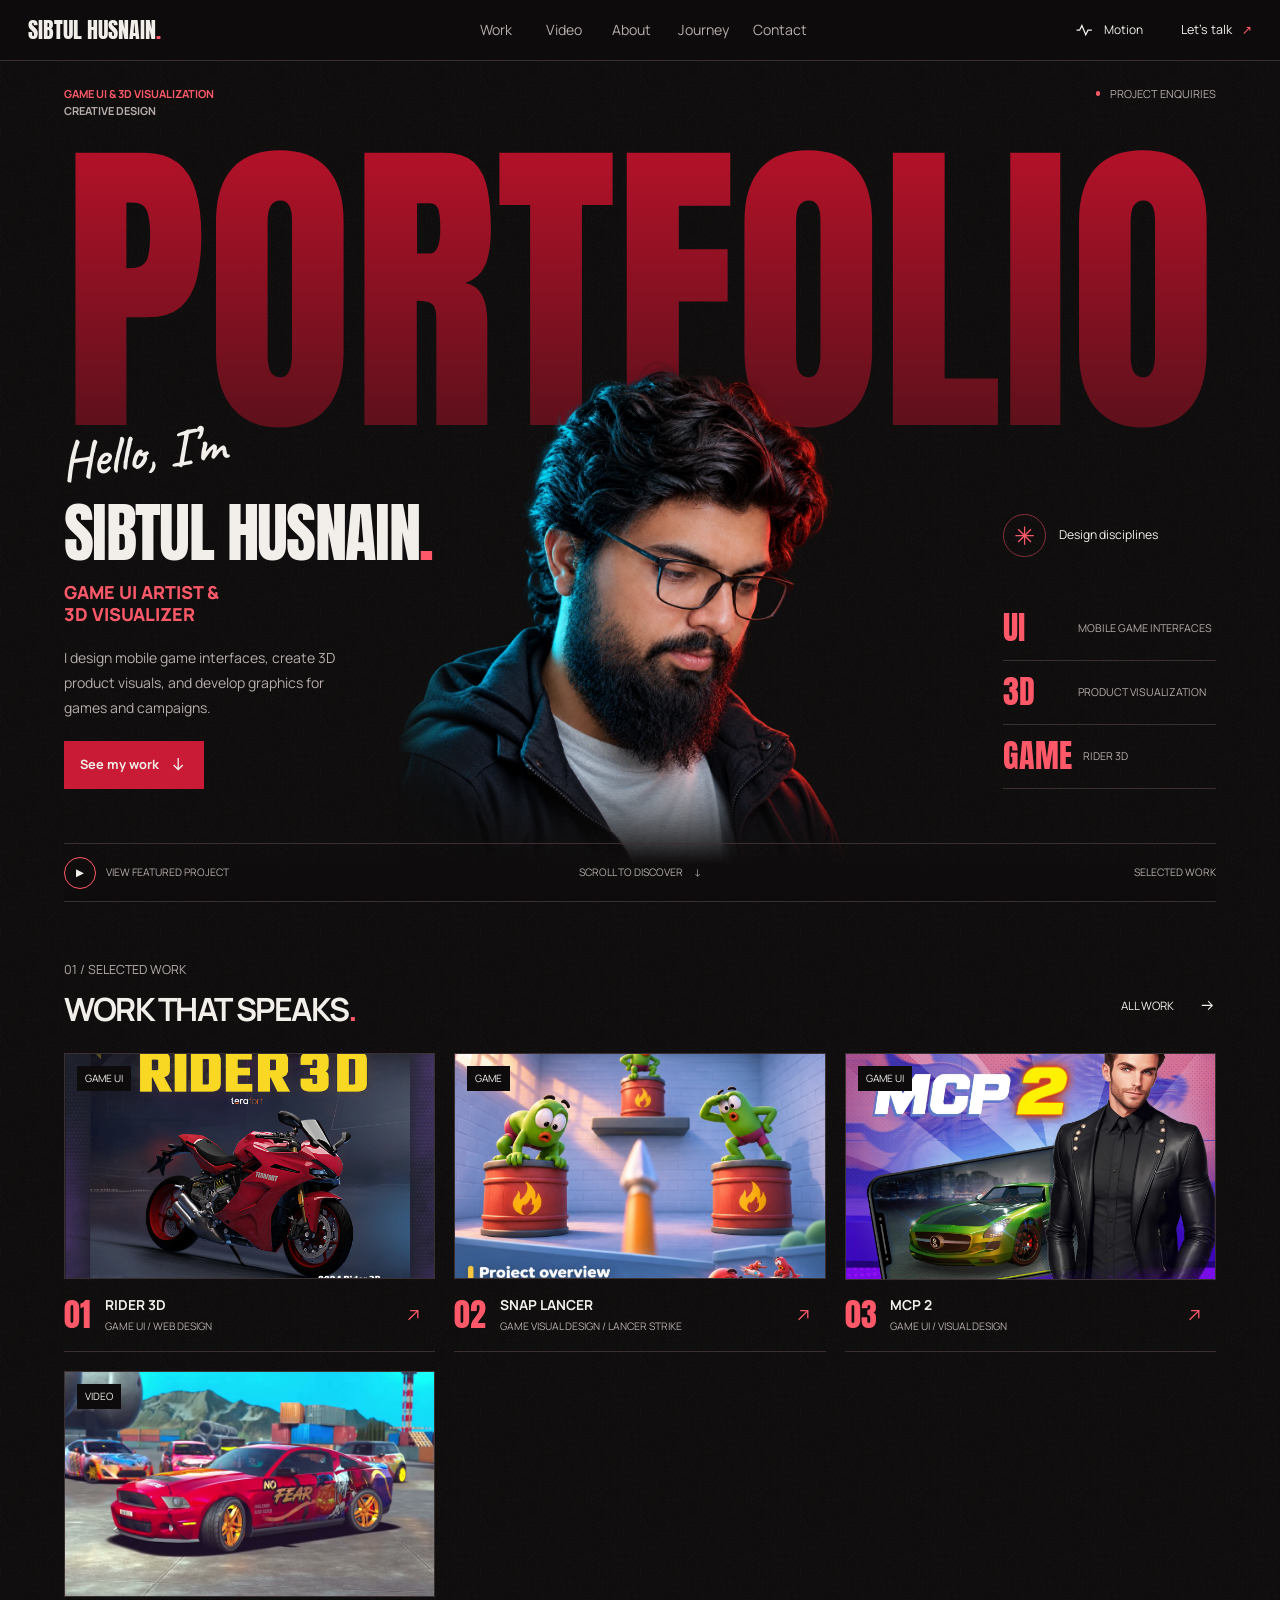
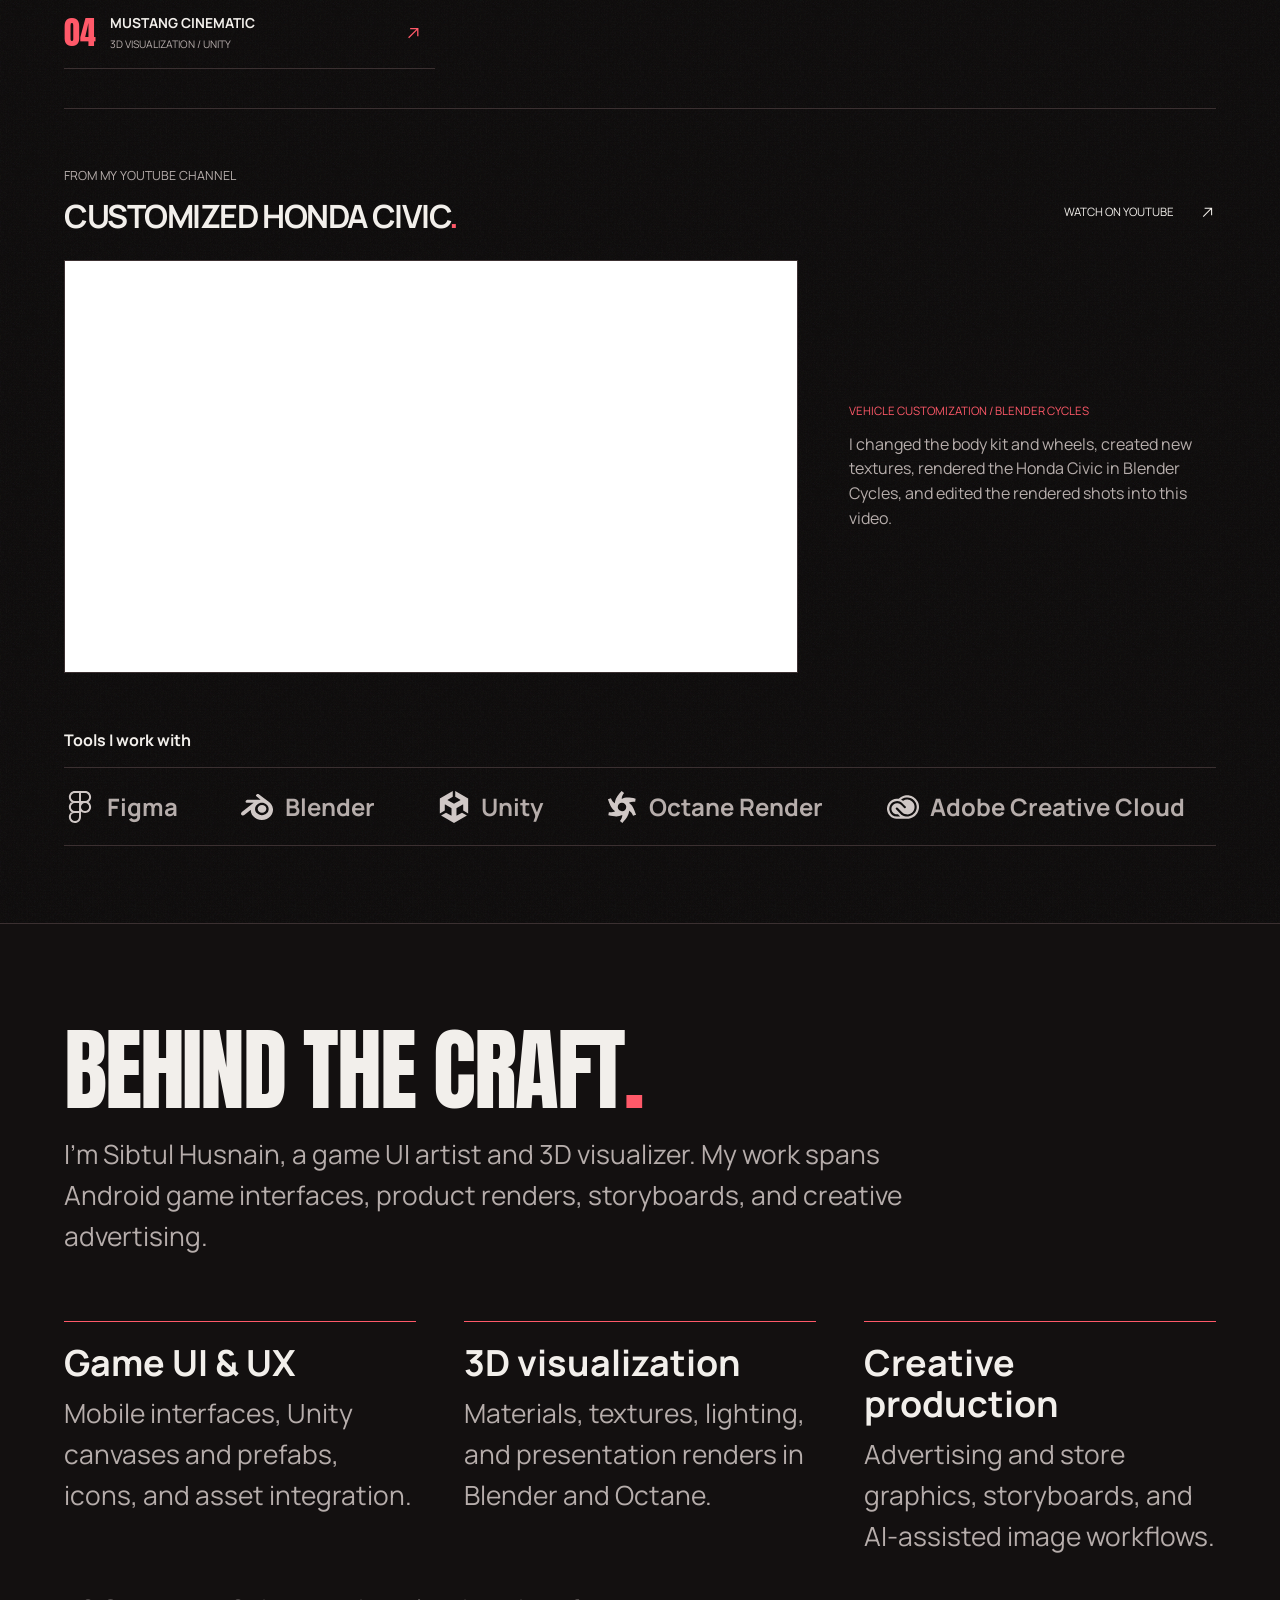
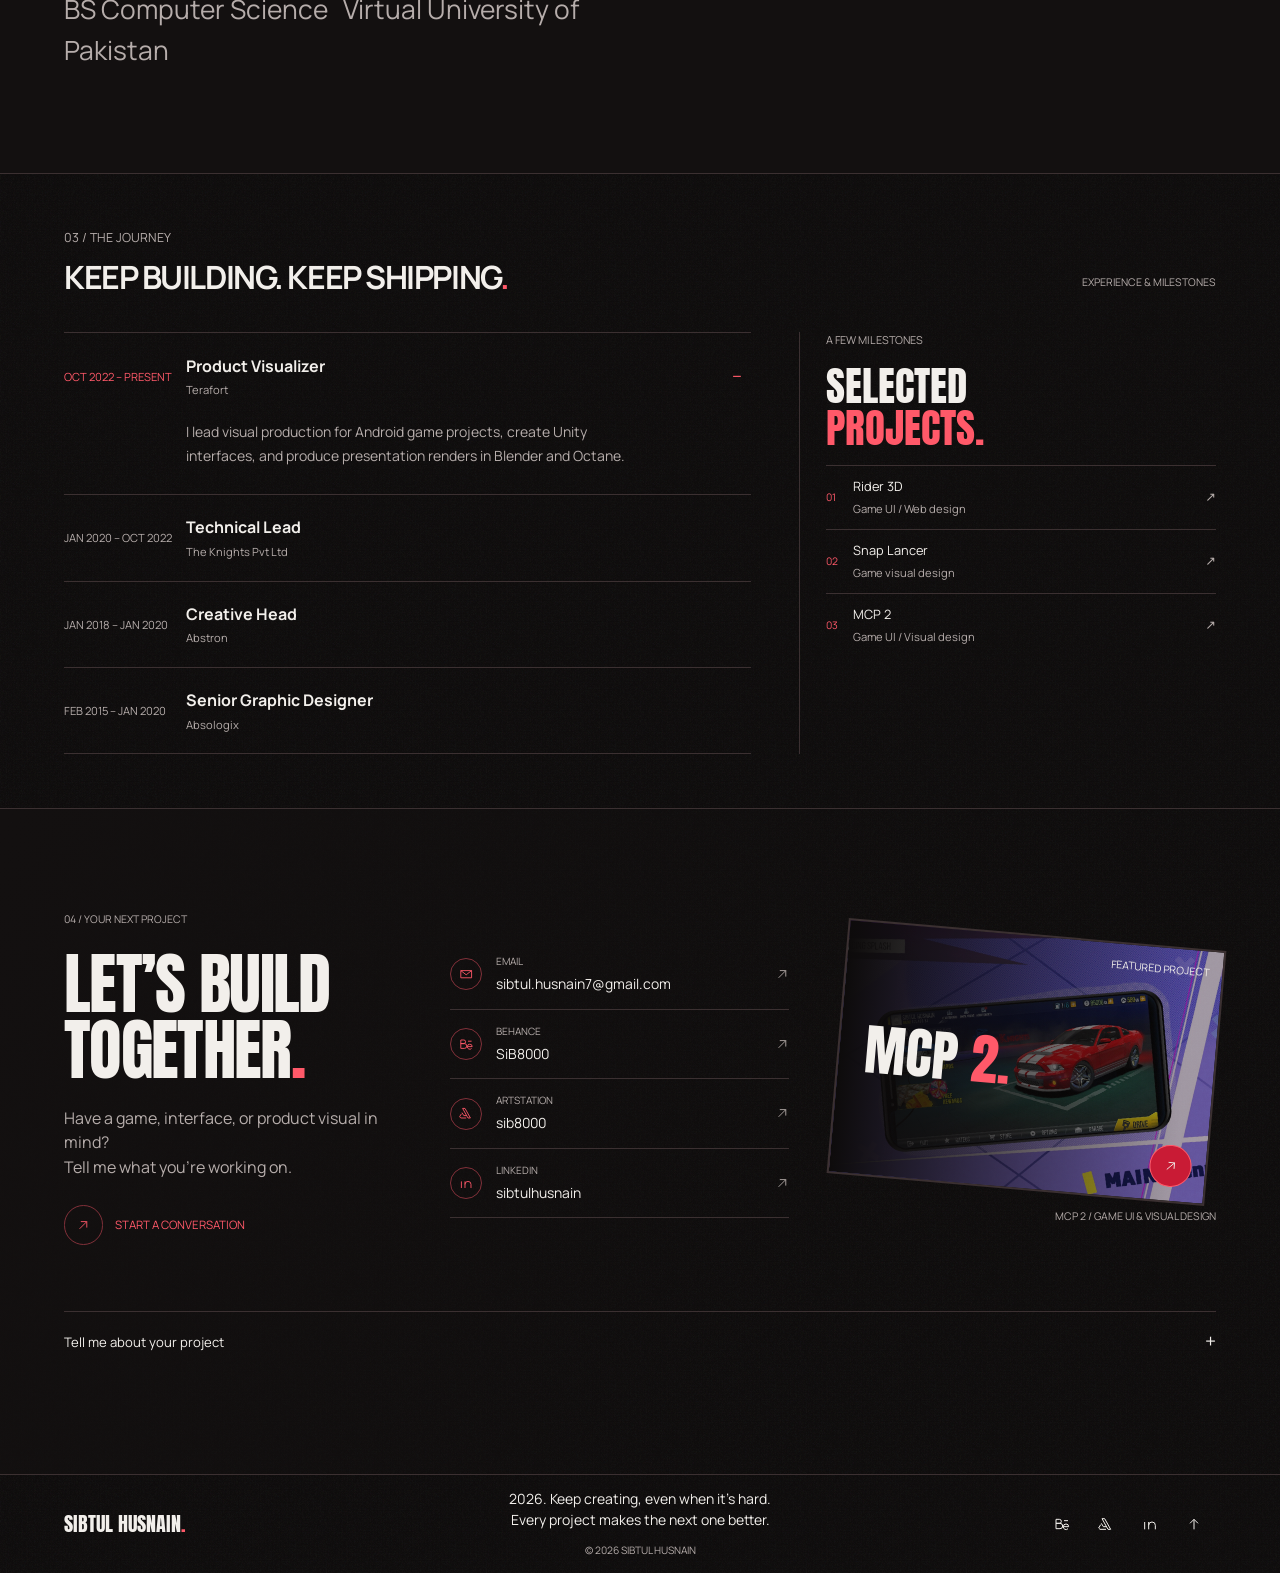
<file: index.html>
<!doctype html>
<html lang="en">
<head>
  <meta charset="utf-8">
  <meta name="viewport" content="width=device-width, initial-scale=1">
  <meta name="description" content="Sibtulhusnain’s digital design portfolio, featuring Rider 3D Web.">
  <meta name="theme-color" content="#090909">
  <meta property="og:title" content="Sibtulhusnain | Design Portfolio">
  <meta property="og:description" content="Digital design portfolio featuring Rider 3D Web.">
  <link rel="canonical" href="https://sibtulhusnain.github.io/">
  <link rel="icon" href="./assets/images/mark.svg" type="image/svg+xml">
  <link rel="preconnect" href="https://fonts.googleapis.com">
  <link rel="preconnect" href="https://fonts.gstatic.com" crossorigin>
  <link href="https://fonts.googleapis.com/css2?family=Anton&amp;family=Caveat:wght@600&amp;family=Manrope:wght@400;600;700&amp;display=swap" rel="stylesheet">
  <link rel="stylesheet" href="./assets/css/style.css?v=video-section">
  <script src="./assets/js/motion.js?v=contact" defer></script>
  <script src="./assets/js/work.js?v=motion" defer></script>
  <script src="./assets/js/brief.js" defer></script>
  <title>Sibtulhusnain | Design Portfolio</title>
</head>
<body id="top">
  <a class="skip" href="#main">Skip to content</a>
  <header class="mast">
    <div class="wrap mast-inner">
      <a class="identity" href="#top" aria-label="Sibtulhusnain, home">
        <span>Sibtul Husnain<span class="brand-dot" aria-hidden="true">.</span></span>
      </a>
      <nav aria-label="Main navigation">
        <a href="#portfolio">Work</a>
        <a href="#video">Video</a>
        <a href="#about">About</a>
        <a href="#experience">Journey</a>
        <a href="#contact">Contact</a>
      </nav>
      <button class="motion" type="button" aria-pressed="false" hidden>
        <svg viewBox="0 0 24 24" aria-hidden="true"><path d="M2 12h4l3-6 5 12 3-6h5"/></svg>
        Motion
      </button>
      <a class="mast-contact" href="#contact">Let’s talk <span aria-hidden="true">↗</span></a>
    </div>
  </header>
  <main id="main">
    <section class="hero wrap" aria-labelledby="intro-title">
      <p class="hero-specialty">Game UI &amp; 3D visualization<br><span>Creative design</span></p>
      <a class="hero-contact" href="#contact">Project enquiries</a>
      <svg class="hero-backdrop" viewBox="0 0 1200 335" aria-hidden="true">
        <defs>
          <linearGradient id="hero-red" x2="0" y2="1" gradientUnits="objectBoundingBox">
            <stop class="hero-red-top" offset="0"/>
            <stop class="hero-red-bottom" offset="1"/>
          </linearGradient>
        </defs>
        <text x="0" y="300" textLength="1200" lengthAdjust="spacingAndGlyphs" fill="url(#hero-red)">PORTFOLIO</text>
      </svg>
      <div class="hero-art">
        <img src="./assets/images/portrait.webp" width="1254" height="1254" alt="Portrait of Sibtul Husnain" fetchpriority="high">
      </div>
      <div class="hero-intro">
        <p class="hero-greeting">Hello, I’m</p>
        <h1 id="intro-title">Sibtul Husnain<span>.</span></h1>
        <p class="hero-role">Game UI Artist &amp;<br> 3D Visualizer</p>
        <p class="hero-description">I design mobile game interfaces, create 3D product visuals, and develop graphics for games and campaigns.</p>
        <a class="action" href="#portfolio">See my work <svg viewBox="0 0 24 24" aria-hidden="true"><path d="M12 4v15m-6-6 6 6 6-6"/></svg></a>
      </div>
      <aside class="hero-project" aria-label="Featured project">
        <p class="hero-rail-heading"><svg viewBox="0 0 24 24" aria-hidden="true"><path d="M12 2v20M2 12h20M5 5l14 14M19 5 5 19"/></svg> Design disciplines</p>
        <a href="#about"><strong>UI</strong><span>Mobile game interfaces</span></a>
        <a href="#about"><strong>3D</strong><span>Product visualization</span></a>
        <a href="./rider.html">
          <strong>Game</strong><span>Rider 3D</span>
        </a>
      </aside>
      <div class="hero-bottom">
        <a href="./rider.html"><span class="hero-play" aria-hidden="true">▶</span> View featured project</a>
        <a href="#portfolio">Scroll to discover <span aria-hidden="true">↓</span></a>
        <a href="#portfolio">Selected work</a>
      </div>
    </section>
    <section class="work wrap" id="portfolio" aria-labelledby="work-title">
      <div class="work-heading">
        <div>
          <p>01 / Selected work</p>
          <h2 id="work-title">Work that speaks<span>.</span></h2>
        </div>
        <a class="work-all" href="#work-grid">All work <svg viewBox="0 0 24 24" aria-hidden="true"><path d="M4 12h15m-6-6 6 6-6 6"/></svg></a>
      </div>
      <div class="work-toolbar" hidden>
        <div class="work-filters" role="group" aria-label="Filter projects">
          <button type="button" data-category="all" aria-pressed="true">All</button>
          <button type="button" data-category="websites" aria-pressed="false">Websites</button>
          <button type="button" data-category="games" aria-pressed="false">Games</button>
          <button type="button" data-category="3d" aria-pressed="false">3D</button>
        </div>
        <label class="work-search">
          <svg viewBox="0 0 24 24" aria-hidden="true"><circle cx="10.5" cy="10.5" r="6.5"/><path d="m15 15 5 5"/></svg>
          <span>Search</span>
          <input type="search" placeholder="Title or category" autocomplete="off">
        </label>
      </div>
      <div class="work-grid" id="work-grid">
      <article class="project" aria-labelledby="rider-title" data-project-category="games websites">
        <a class="cover project-image-cover" href="./rider.html" aria-label="Explore Rider 3D">
          <span class="project-tag">Game UI</span>
          <img src="./assets/projects/rider/poster.png" width="699" height="819" alt="" loading="lazy">
        </a>
        <div class="project-meta">
          <span class="project-number" aria-hidden="true">01</span>
          <div>
            <h3 id="rider-title"><a href="./rider.html">Rider 3D</a></h3>
            <p>Game UI / Web design</p>
          </div>
          <a class="text-link project-arrow" href="./rider.html" aria-label="Open Rider 3D"><svg viewBox="0 0 24 24" aria-hidden="true"><path d="M6 18 18 6M8 6h10v10"/></svg></a>
        </div>
      </article>
      <article class="project" aria-labelledby="snap-lancer-title" data-project-category="games">
        <a class="cover project-image-cover" href="./snap-lancer.html" aria-label="Explore Snap Lancer">
          <span class="project-tag">Game</span>
          <img src="./assets/projects/snap-lancer/overview.webp" width="1122" height="1402" alt="" loading="lazy">
        </a>
        <div class="project-meta">
          <span class="project-number" aria-hidden="true">02</span>
          <div>
            <h3 id="snap-lancer-title"><a href="./snap-lancer.html">Snap Lancer</a></h3>
            <p>Game visual design / Lancer Strike</p>
          </div>
          <a class="text-link project-arrow" href="./snap-lancer.html" aria-label="Open Snap Lancer"><svg viewBox="0 0 24 24" aria-hidden="true"><path d="M6 18 18 6M8 6h10v10"/></svg></a>
        </div>
      </article>
      <article class="project" aria-labelledby="mcp-2-title" data-project-category="games">
        <a class="cover project-image-cover" href="./mcp-2.html" aria-label="Explore MCP 2">
          <span class="project-tag">Game UI</span>
          <img src="./assets/projects/mcp-2/cover.png" width="698" height="503" alt="" loading="lazy">
        </a>
        <div class="project-meta">
          <span class="project-number" aria-hidden="true">03</span>
          <div>
            <h3 id="mcp-2-title"><a href="./mcp-2.html">MCP 2</a></h3>
            <p>Game UI / Visual design</p>
          </div>
          <a class="text-link project-arrow" href="./mcp-2.html" aria-label="Open MCP 2"><svg viewBox="0 0 24 24" aria-hidden="true"><path d="M6 18 18 6M8 6h10v10"/></svg></a>
        </div>
      </article>
      <article class="project" aria-labelledby="mustang-title" data-project-category="3d">
        <a class="cover project-image-cover" href="./mustang.html" aria-label="Watch Mustang Cinematic">
          <span class="project-tag">Video</span>
          <img src="./assets/projects/mustang/cover.jpg" width="960" height="540" alt="" loading="lazy">
        </a>
        <div class="project-meta">
          <span class="project-number" aria-hidden="true">04</span>
          <div>
            <h3 id="mustang-title"><a href="./mustang.html">Mustang Cinematic</a></h3>
            <p>3D visualization / Unity</p>
          </div>
          <a class="text-link project-arrow" href="./mustang.html" aria-label="Open Mustang Cinematic"><svg viewBox="0 0 24 24" aria-hidden="true"><path d="M6 18 18 6M8 6h10v10"/></svg></a>
        </div>
      </article>
      </div>
      <p class="work-empty" role="status"></p>
    </section>
    <section class="video-feature wrap" id="video" aria-labelledby="video-title">
      <div class="work-heading">
        <div>
          <p>From my YouTube channel</p>
          <h2 id="video-title">Customized Honda Civic<span>.</span></h2>
        </div>
        <a class="work-all" href="https://youtu.be/Ehl4TcsUIW0">Watch on YouTube <svg viewBox="0 0 24 24" aria-hidden="true"><path d="M6 18 18 6M8 6h10v10"/></svg></a>
      </div>
      <div class="video-feature-grid">
        <iframe class="video-feature-player" width="960" height="540" src="https://www.youtube-nocookie.com/embed/Ehl4TcsUIW0" title="Customized Honda Civic on YouTube" loading="lazy" allow="encrypted-media; picture-in-picture; fullscreen" referrerpolicy="strict-origin-when-cross-origin" allowfullscreen></iframe>
        <div class="video-feature-copy">
          <p>Vehicle customization / Blender Cycles</p>
          <p>I changed the body kit and wheels, created new textures, rendered the Honda Civic in Blender Cycles, and edited the rendered shots into this video.</p>
        </div>
      </div>
    </section>
    <section class="toolkit wrap" aria-labelledby="tools-title">
      <h2 id="tools-title">Tools I work with</h2>
      <ul class="tool-strip">
        <li><img src="./assets/images/tool-logos/figma.svg" width="32" height="32" alt="" loading="lazy">Figma</li>
        <li><img src="./assets/images/tool-logos/blender.svg" width="32" height="32" alt="" loading="lazy">Blender</li>
        <li><img src="./assets/images/tool-logos/unity.svg" width="32" height="32" alt="" loading="lazy">Unity</li>
        <li><img src="./assets/images/tool-logos/octanerender.svg" width="32" height="32" alt="" loading="lazy">Octane Render</li>
        <li><img src="./assets/images/tool-logos/adobecreativecloud.svg" width="32" height="32" alt="" loading="lazy">Adobe Creative Cloud</li>
      </ul>
    </section>
    <section class="about editorial-section" id="about" aria-labelledby="about-title">
      <div class="wrap">
        <div class="editorial-heading">
          <h2 id="about-title">Behind the craft<span>.</span></h2>
          <p>I’m Sibtul Husnain, a game UI artist and 3D visualizer. My work spans Android game interfaces, product renders, storyboards, and creative advertising.</p>
        </div>
        <div class="craft-grid">
          <article><h3>Game UI &amp; UX</h3><p>Mobile interfaces, Unity canvases and prefabs, icons, and asset integration.</p></article>
          <article><h3>3D visualization</h3><p>Materials, textures, lighting, and presentation renders in Blender and Octane.</p></article>
          <article><h3>Creative production</h3><p>Advertising and store graphics, storyboards, and AI-assisted image workflows.</p></article>
        </div>
        <p class="about-education">BS Computer Science <span>Virtual University of Pakistan</span></p>
      </div>
    </section>
    <section class="journey wrap" id="experience" aria-labelledby="journey-title">
      <div class="work-heading">
        <div>
          <p>03 / The journey</p>
          <h2 id="journey-title">Keep building. Keep shipping<span>.</span></h2>
        </div>
        <p class="journey-label">Experience &amp; milestones</p>
      </div>
      <div class="journey-grid">
        <div class="timeline">
          <article>
            <details open>
              <summary class="timeline-row">
                <span class="timeline-date">Oct 2022 – Present</span>
                <span><strong>Product Visualizer</strong><small>Terafort</small></span>
                <span class="timeline-toggle" aria-hidden="true"></span>
              </summary>
              <p class="timeline-description">I lead visual production for Android game projects, create Unity interfaces, and produce presentation renders in Blender and Octane.</p>
            </details>
          </article>
          <article class="timeline-row"><span class="timeline-date">Jan 2020 – Oct 2022</span><span><strong>Technical Lead</strong><small>The Knights Pvt Ltd</small></span></article>
          <article class="timeline-row"><span class="timeline-date">Jan 2018 – Jan 2020</span><span><strong>Creative Head</strong><small>Abstron</small></span></article>
          <article class="timeline-row"><span class="timeline-date">Feb 2015 – Jan 2020</span><span><strong>Senior Graphic Designer</strong><small>Absologix</small></span></article>
        </div>
        <aside class="journey-milestones" aria-labelledby="milestones-title">
          <p>A few milestones</p>
          <h3 id="milestones-title">Selected<br><span>projects.</span></h3>
          <ol>
            <li><a href="./rider.html"><span class="milestone-number" aria-hidden="true">01</span><span>Rider 3D<small>Game UI / Web design</small></span><span class="milestone-arrow" aria-hidden="true">↗</span></a></li>
            <li><a href="./snap-lancer.html"><span class="milestone-number" aria-hidden="true">02</span><span>Snap Lancer<small>Game visual design</small></span><span class="milestone-arrow" aria-hidden="true">↗</span></a></li>
            <li><a href="./mcp-2.html"><span class="milestone-number" aria-hidden="true">03</span><span>MCP 2<small>Game UI / Visual design</small></span><span class="milestone-arrow" aria-hidden="true">↗</span></a></li>
          </ol>
        </aside>
      </div>
    </section>
    <section class="contact editorial-section" id="contact" aria-labelledby="contact-title">
      <div class="wrap contact-grid">
        <div class="editorial-heading contact-intro">
          <p class="contact-label">04 / Your next project</p>
          <h2 id="contact-title">Let’s build<br>together<span>.</span></h2>
          <p>Have a game, interface, or product visual in mind?<br>Tell me what you’re working on.</p>
          <a class="contact-cta" href="mailto:sibtul.husnain7@gmail.com"><span class="contact-icon"><svg viewBox="0 0 24 24" aria-hidden="true"><path d="M6 18 18 6M8 6h10v10"/></svg></span> Start a conversation</a>
        </div>
        <ul class="profile-links" aria-label="Contact and professional profiles">
          <li><a href="mailto:sibtul.husnain7@gmail.com"><span class="contact-icon"><svg viewBox="0 0 24 24" aria-hidden="true"><path d="M3 6h18v12H3zM3 6l9 7 9-7"/></svg></span><span><small>Email</small>sibtul.husnain7@gmail.com</span><svg viewBox="0 0 24 24" aria-hidden="true"><path d="M6 18 18 6M8 6h10v10"/></svg></a></li>
          <li><a href="https://www.behance.net/SiB8000"><span class="contact-icon"><svg viewBox="0 0 24 24" aria-hidden="true"><path d="M3 5h5a3 3 0 0 1 0 6H3m0-6v14h6a4 4 0 0 0 0-8H3m12-4h6m1 9h-8a4 4 0 0 1 8 0zm-8 0a4 4 0 0 0 7 3"/></svg></span><span><small>Behance</small>SiB8000</span><svg viewBox="0 0 24 24" aria-hidden="true"><path d="M6 18 18 6M8 6h10v10"/></svg></a></li>
          <li><a href="https://www.artstation.com/sib8000"><span class="contact-icon"><svg viewBox="0 0 24 24" aria-hidden="true"><path d="m10 4 9 16h-4L6 4zm-5 7 3 5h5m-9-3-3 5 2 2h9"/></svg></span><span><small>ArtStation</small>sib8000</span><svg viewBox="0 0 24 24" aria-hidden="true"><path d="M6 18 18 6M8 6h10v10"/></svg></a></li>
          <li><a href="https://www.linkedin.com/in/sibtulhusnain"><span class="contact-icon"><svg viewBox="0 0 24 24" aria-hidden="true"><path d="M4 9v11m0-15v.1M10 20V9m0 5a5 5 0 0 1 10 0v6"/></svg></span><span><small>LinkedIn</small>sibtulhusnain</span><svg viewBox="0 0 24 24" aria-hidden="true"><path d="M6 18 18 6M8 6h10v10"/></svg></a></li>
        </ul>
        <a class="contact-preview" href="./mcp-2.html" aria-label="View the MCP 2 case study">
          <div class="contact-preview-frame">
            <img src="./assets/projects/mcp-2/main-menu.png" width="699" height="425" alt="" loading="lazy">
            <span class="contact-preview-label">Featured project</span>
            <span class="contact-preview-title">MCP <strong>2.</strong></span>
            <span class="contact-preview-arrow"><svg viewBox="0 0 24 24" aria-hidden="true"><path d="M6 18 18 6M8 6h10v10"/></svg></span>
          </div>
          <span class="contact-preview-caption">MCP 2 / Game UI &amp; visual design</span>
        </a>
      </div>
      <details class="wrap project-brief" id="project-brief">
        <summary>Tell me about your project<span class="brief-toggle" aria-hidden="true"></span></summary>
        <form class="brief-form" hidden>
          <label>Your name <input name="name" autocomplete="name" maxlength="100" required></label>
          <label>Your email <input name="email" type="email" autocomplete="email" maxlength="254" required></label>
          <label class="brief-message">Project details <textarea name="message" rows="5" maxlength="1200" required></textarea></label>
          <div class="brief-actions">
            <button class="action" type="submit">Open email draft</button>
            <p>Review and send the draft in your email app.</p>
          </div>
          <p class="brief-status" role="status"></p>
        </form>
        <noscript><p><a href="mailto:sibtul.husnain7@gmail.com">Email me about your project</a></p></noscript>
      </details>
    </section>
  </main>
  <footer class="wrap site-foot">
    <a class="footer-wordmark" href="#top">Sibtul Husnain<span>.</span></a>
    <div class="footer-note">
      <p><span>2026. Keep creating, even when it’s hard.</span><span>Every project makes the next one better.</span></p>
      <small>© 2026 Sibtul Husnain</small>
    </div>
    <div class="footer-links">
      <a href="https://www.behance.net/SiB8000" aria-label="Behance"><svg viewBox="0 0 24 24" aria-hidden="true"><path d="M3 5h5a3 3 0 0 1 0 6H3m0-6v14h6a4 4 0 0 0 0-8H3m12-4h6m1 9h-8a4 4 0 0 1 8 0zm-8 0a4 4 0 0 0 7 3"/></svg></a>
      <a href="https://www.artstation.com/sib8000" aria-label="ArtStation"><svg viewBox="0 0 24 24" aria-hidden="true"><path d="m10 4 9 16h-4L6 4zm-5 7 3 5h5m-9-3-3 5 2 2h9"/></svg></a>
      <a href="https://www.linkedin.com/in/sibtulhusnain" aria-label="LinkedIn"><svg viewBox="0 0 24 24" aria-hidden="true"><path d="M4 9v11m0-15v.1M10 20V9m0 5a5 5 0 0 1 10 0v6"/></svg></a>
      <a href="#top" aria-label="Back to top"><svg viewBox="0 0 24 24" aria-hidden="true"><path d="M12 20V5m-6 6 6-6 6 6"/></svg></a>
    </div>
  </footer>
</body>
</html>
</file>
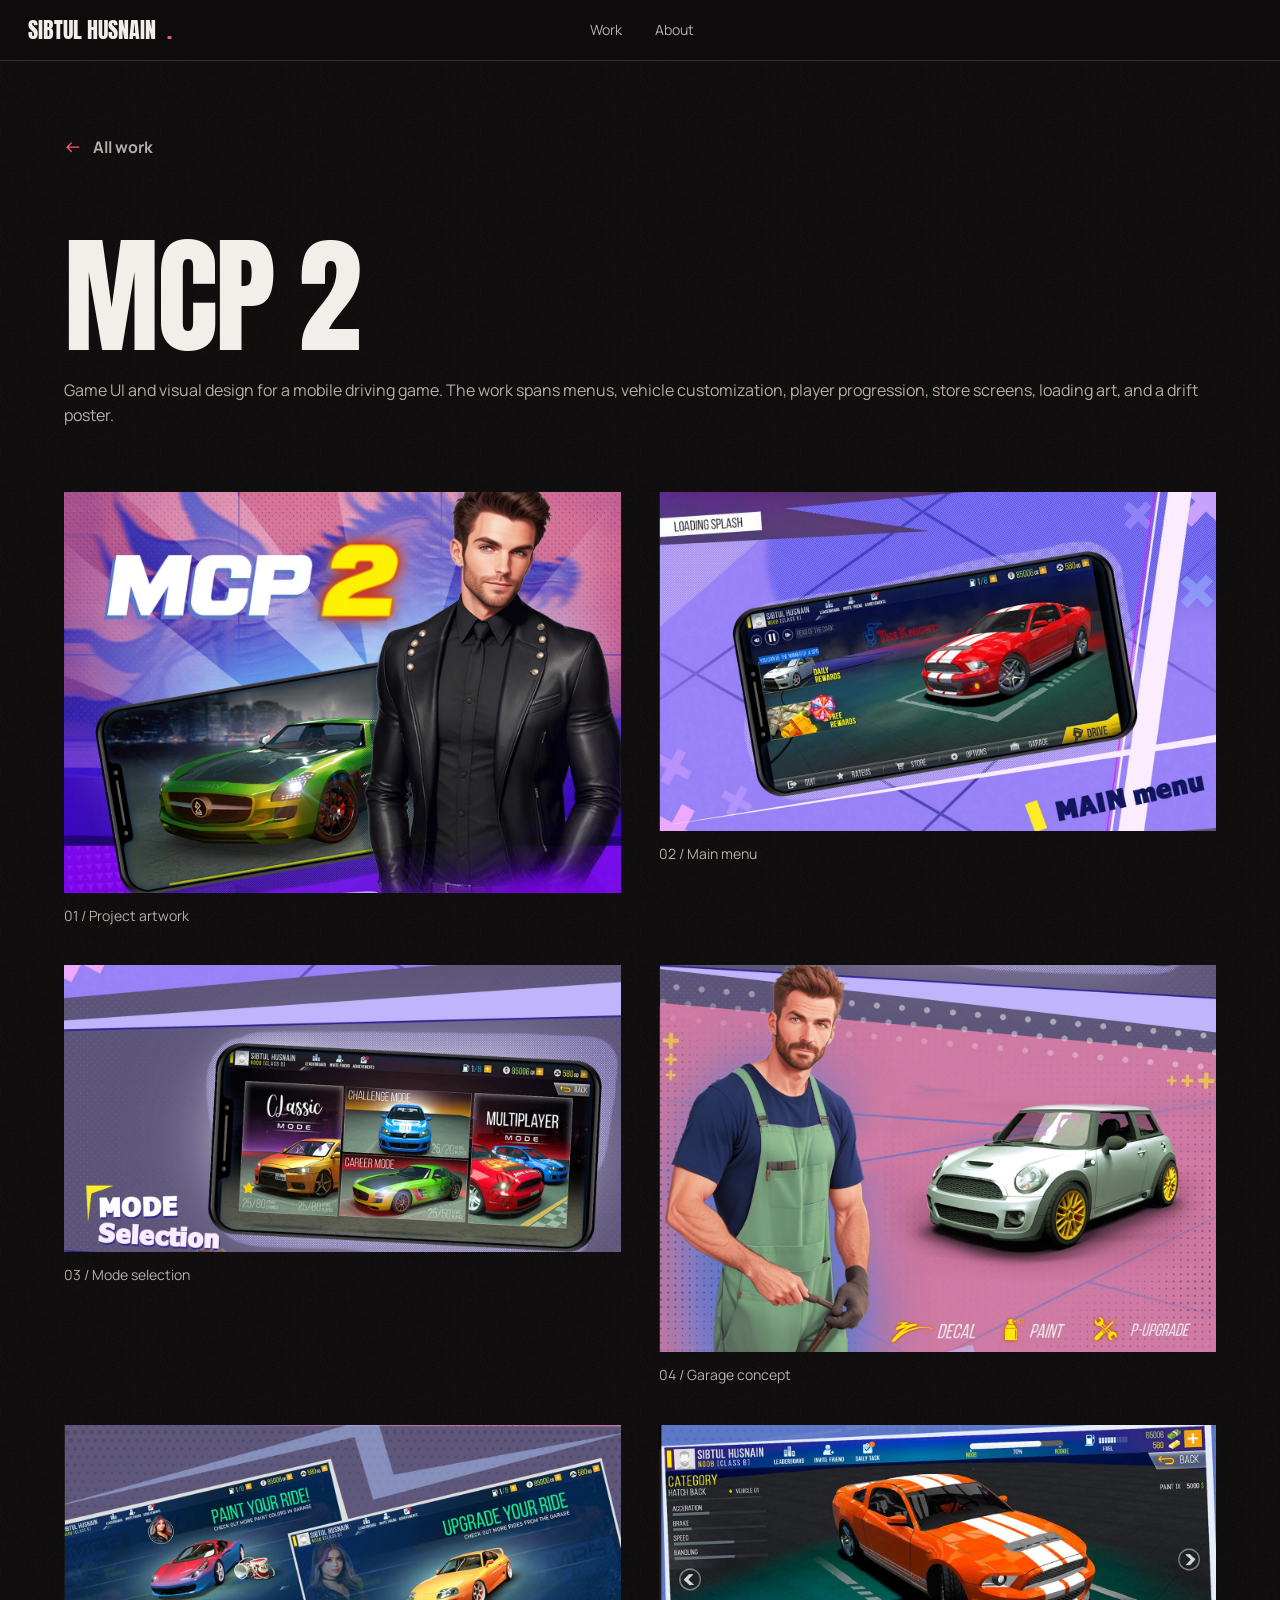
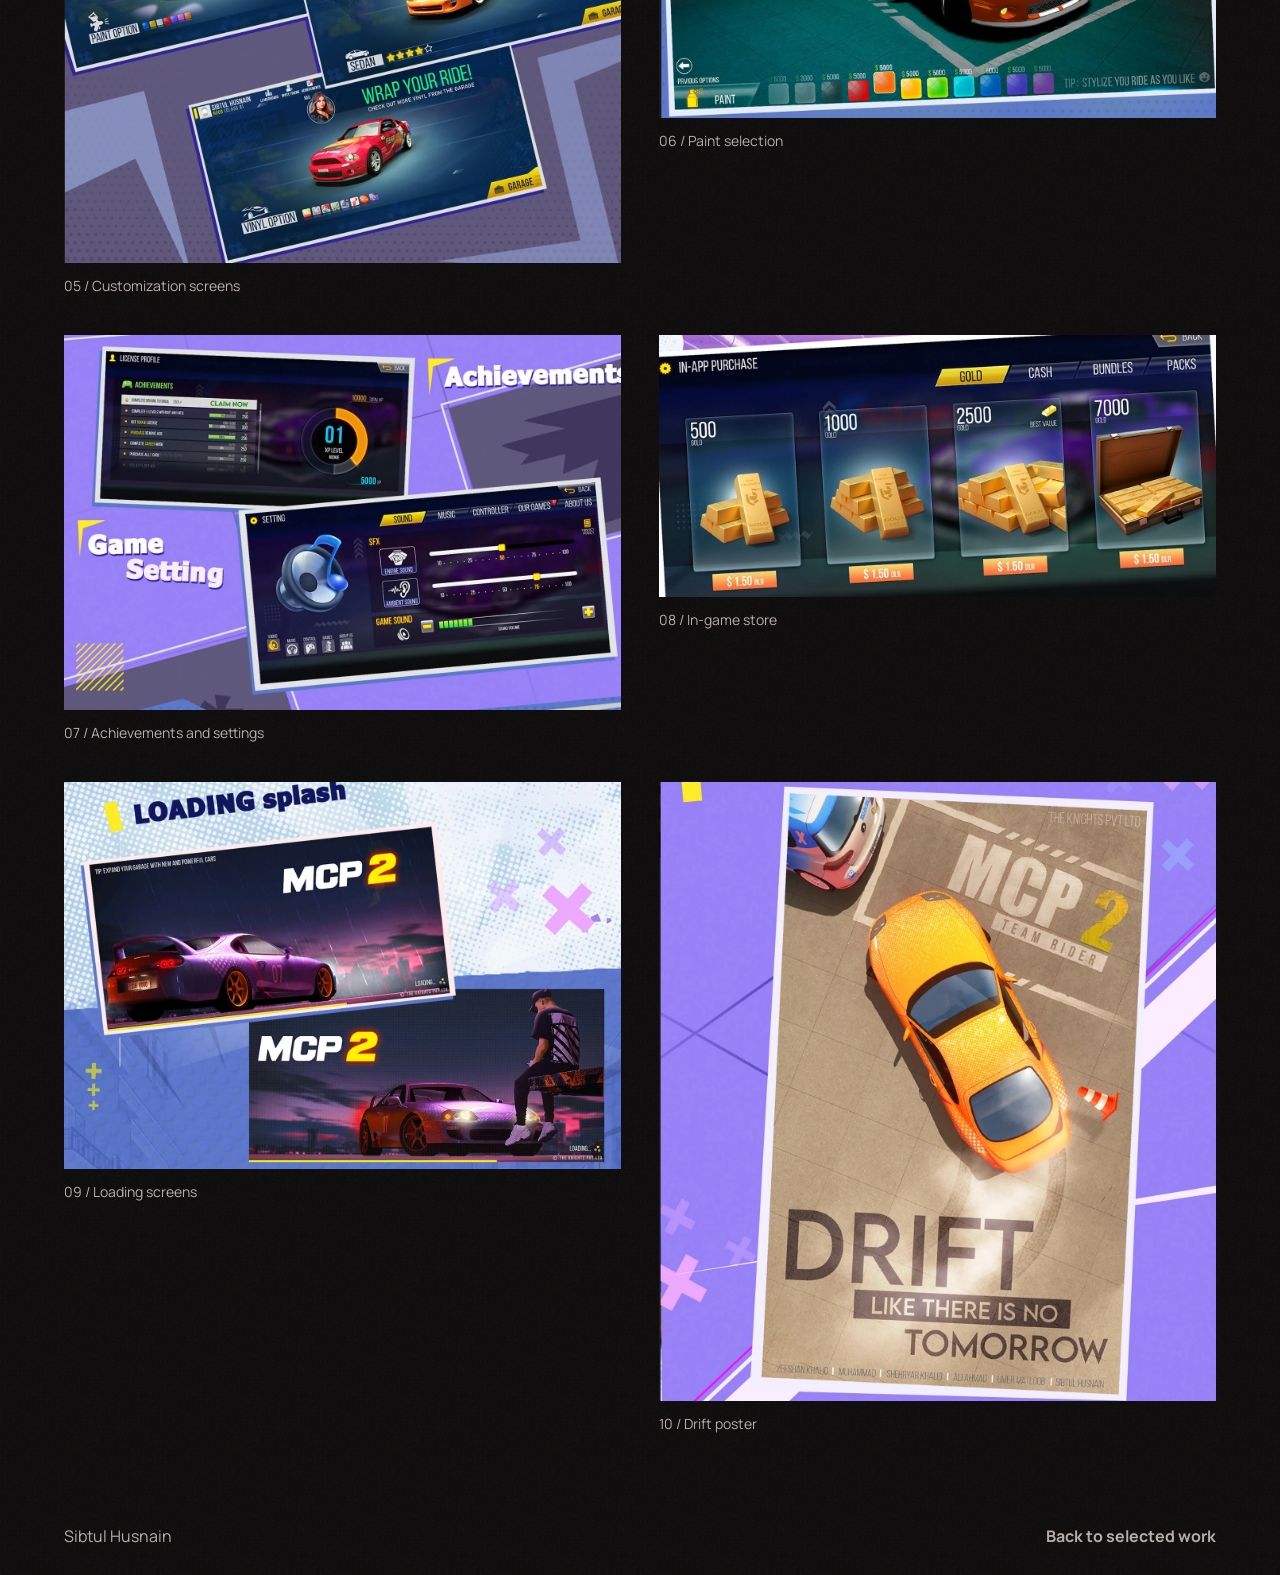
<file: mcp-2.html>
<!doctype html>
<html lang="en">
<head>
  <meta charset="utf-8">
  <meta name="viewport" content="width=device-width, initial-scale=1">
  <meta name="description" content="MCP 2 game interface and visual design portfolio by Sibtul Husnain.">
  <meta name="theme-color" content="#090909">
  <link rel="canonical" href="https://sibtulhusnain.github.io/mcp-2.html">
  <link rel="icon" href="./assets/images/mark.svg" type="image/svg+xml">
  <link rel="preconnect" href="https://fonts.googleapis.com">
  <link rel="preconnect" href="https://fonts.gstatic.com" crossorigin>
  <link href="https://fonts.googleapis.com/css2?family=Anton&amp;family=Manrope:wght@400;600;700&amp;display=swap" rel="stylesheet">
  <link rel="stylesheet" href="./assets/css/style.css">
  <title>MCP 2 | Sibtul Husnain</title>
</head>
<body id="top">
  <a class="skip" href="#main">Skip to content</a>
  <header class="mast">
    <div class="wrap mast-inner">
      <a class="identity" href="./index.html">Sibtul Husnain<span class="brand-dot" aria-hidden="true">.</span></a>
      <nav aria-label="Main navigation"><a href="./index.html#portfolio">Work</a><a href="./index.html#about">About</a></nav>
    </div>
  </header>
  <main class="wrap case" id="main">
    <a class="text-link case-back" href="./index.html#portfolio">
      <svg viewBox="0 0 24 24" aria-hidden="true"><path d="M20 12H4m6-6-6 6 6 6"/></svg>
      All work
    </a>
    <div class="case-intro">
      <h1>MCP 2</h1>
      <p>Game UI and visual design for a mobile driving game. The work spans menus, vehicle customization, player progression, store screens, loading art, and a drift poster.</p>
    </div>
    <div class="case-board-grid">
      <figure class="case-figure">
        <a href="./assets/projects/mcp-2/cover.png" aria-label="View full-size project artwork"><img src="./assets/projects/mcp-2/cover.png" width="698" height="503" alt="MCP 2 title artwork with a green sports car and a character in a black suit."></a>
        <figcaption>01 / Project artwork</figcaption>
      </figure>
      <figure class="case-figure">
        <a href="./assets/projects/mcp-2/main-menu.png" aria-label="View full-size main menu"><img src="./assets/projects/mcp-2/main-menu.png" width="699" height="425" loading="lazy" alt="Main menu with a red muscle car, rewards, and navigation to the garage and driving."></a>
        <figcaption>02 / Main menu</figcaption>
      </figure>
      <figure class="case-figure">
        <a href="./assets/projects/mcp-2/mode-selection.png" aria-label="View full-size mode selection"><img src="./assets/projects/mcp-2/mode-selection.png" width="698" height="359" loading="lazy" alt="Selection screen showing Classic, Challenge, Career, and Multiplayer modes."></a>
        <figcaption>03 / Mode selection</figcaption>
      </figure>
      <figure class="case-figure">
        <a href="./assets/projects/mcp-2/garage-concept.png" aria-label="View full-size garage concept"><img src="./assets/projects/mcp-2/garage-concept.png" width="699" height="486" loading="lazy" alt="Garage concept with a mechanic, compact car, and options for decals, paint, and upgrades."></a>
        <figcaption>04 / Garage concept</figcaption>
      </figure>
      <figure class="case-figure">
        <a href="./assets/projects/mcp-2/customization.png" aria-label="View full-size customization screens"><img src="./assets/projects/mcp-2/customization.png" width="701" height="552" loading="lazy" alt="Three garage screens presenting paint, upgrades, and vinyl wraps."></a>
        <figcaption>05 / Customization screens</figcaption>
      </figure>
      <figure class="case-figure">
        <a href="./assets/projects/mcp-2/paint-selection.png" aria-label="View full-size paint selection"><img src="./assets/projects/mcp-2/paint-selection.png" width="702" height="370" loading="lazy" alt="Orange muscle car with a row of paint swatches and vehicle stats."></a>
        <figcaption>06 / Paint selection</figcaption>
      </figure>
      <figure class="case-figure">
        <a href="./assets/projects/mcp-2/achievements-settings.png" aria-label="View full-size achievements and settings"><img src="./assets/projects/mcp-2/achievements-settings.png" width="689" height="464" loading="lazy" alt="Achievement progress and audio controls for engine, ambient, and game sound."></a>
        <figcaption>07 / Achievements and settings</figcaption>
      </figure>
      <figure class="case-figure">
        <a href="./assets/projects/mcp-2/store.png" aria-label="View full-size in-game store"><img src="./assets/projects/mcp-2/store.png" width="700" height="329" loading="lazy" alt="In-app purchase screen showing gold bundles and store tabs."></a>
        <figcaption>08 / In-game store</figcaption>
      </figure>
      <figure class="case-figure">
        <a href="./assets/projects/mcp-2/loading-screens.png" aria-label="View full-size loading screens"><img src="./assets/projects/mcp-2/loading-screens.png" width="699" height="486" loading="lazy" alt="Two loading-screen treatments with purple sports cars in a neon city."></a>
        <figcaption>09 / Loading screens</figcaption>
      </figure>
      <figure class="case-figure">
        <a href="./assets/projects/mcp-2/drift-poster.png" aria-label="View full-size drift poster"><img src="./assets/projects/mcp-2/drift-poster.png" width="701" height="779" loading="lazy" alt="Promotional poster with an overhead view of an orange car drifting."></a>
        <figcaption>10 / Drift poster</figcaption>
      </figure>
    </div>
  </main>
  <footer class="wrap foot">
    <span>Sibtul Husnain</span>
    <a class="text-link" href="./index.html#portfolio">Back to selected work</a>
  </footer>
</body>
</html>
</file>
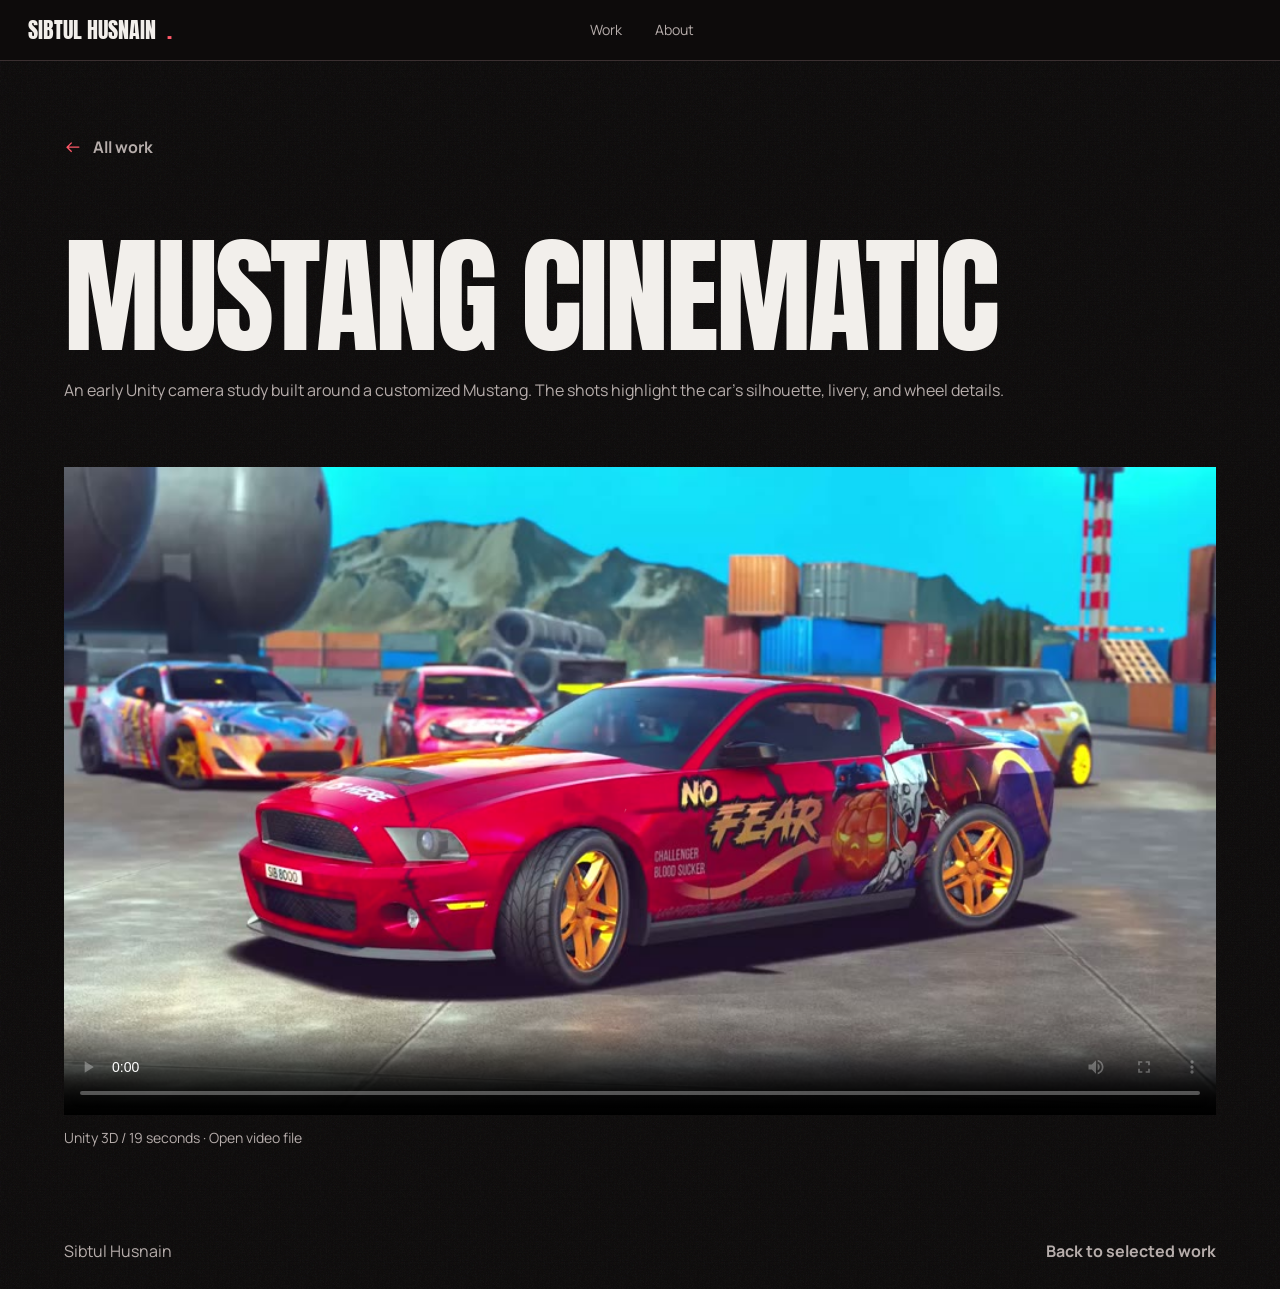
<file: mustang.html>
<!doctype html>
<html lang="en">
<head>
  <meta charset="utf-8">
  <meta name="viewport" content="width=device-width, initial-scale=1">
  <meta name="description" content="A Mustang cinematic camera study rendered in Unity by Sibtul Husnain.">
  <meta name="theme-color" content="#090909">
  <link rel="canonical" href="https://sibtulhusnain.github.io/mustang.html">
  <link rel="icon" href="./assets/images/mark.svg" type="image/svg+xml">
  <link rel="preconnect" href="https://fonts.googleapis.com">
  <link rel="preconnect" href="https://fonts.gstatic.com" crossorigin>
  <link href="https://fonts.googleapis.com/css2?family=Anton&amp;family=Manrope:wght@400;600;700&amp;display=swap" rel="stylesheet">
  <link rel="stylesheet" href="./assets/css/style.css?v=mustang">
  <title>Mustang Cinematic | Sibtul Husnain</title>
</head>
<body id="top">
  <a class="skip" href="#main">Skip to content</a>
  <header class="mast">
    <div class="wrap mast-inner">
      <a class="identity" href="./index.html">Sibtul Husnain<span class="brand-dot" aria-hidden="true">.</span></a>
      <nav aria-label="Main navigation"><a href="./index.html#portfolio">Work</a><a href="./index.html#about">About</a></nav>
    </div>
  </header>
  <main class="wrap case" id="main">
    <a class="text-link case-back" href="./index.html#portfolio">
      <svg viewBox="0 0 24 24" aria-hidden="true"><path d="M20 12H4m6-6-6 6 6 6"/></svg>
      All work
    </a>
    <div class="case-intro">
      <h1>Mustang Cinematic</h1>
      <p>An early Unity camera study built around a customized Mustang. The shots highlight the car’s silhouette, livery, and wheel details.</p>
    </div>
    <figure class="case-figure">
      <video class="case-video" controls playsinline preload="metadata" width="1280" height="720" poster="./assets/projects/mustang/cover.jpg" aria-label="Mustang Cinematic video">
        <source src="./assets/projects/mustang/cinematic.mp4" type="video/mp4">
      </video>
      <figcaption>Unity 3D / 19 seconds · <a href="./assets/projects/mustang/cinematic.mp4">Open video file</a></figcaption>
    </figure>
  </main>
  <footer class="wrap foot">
    <span>Sibtul Husnain</span>
    <a class="text-link" href="./index.html#portfolio">Back to selected work</a>
  </footer>
</body>
</html>
</file>
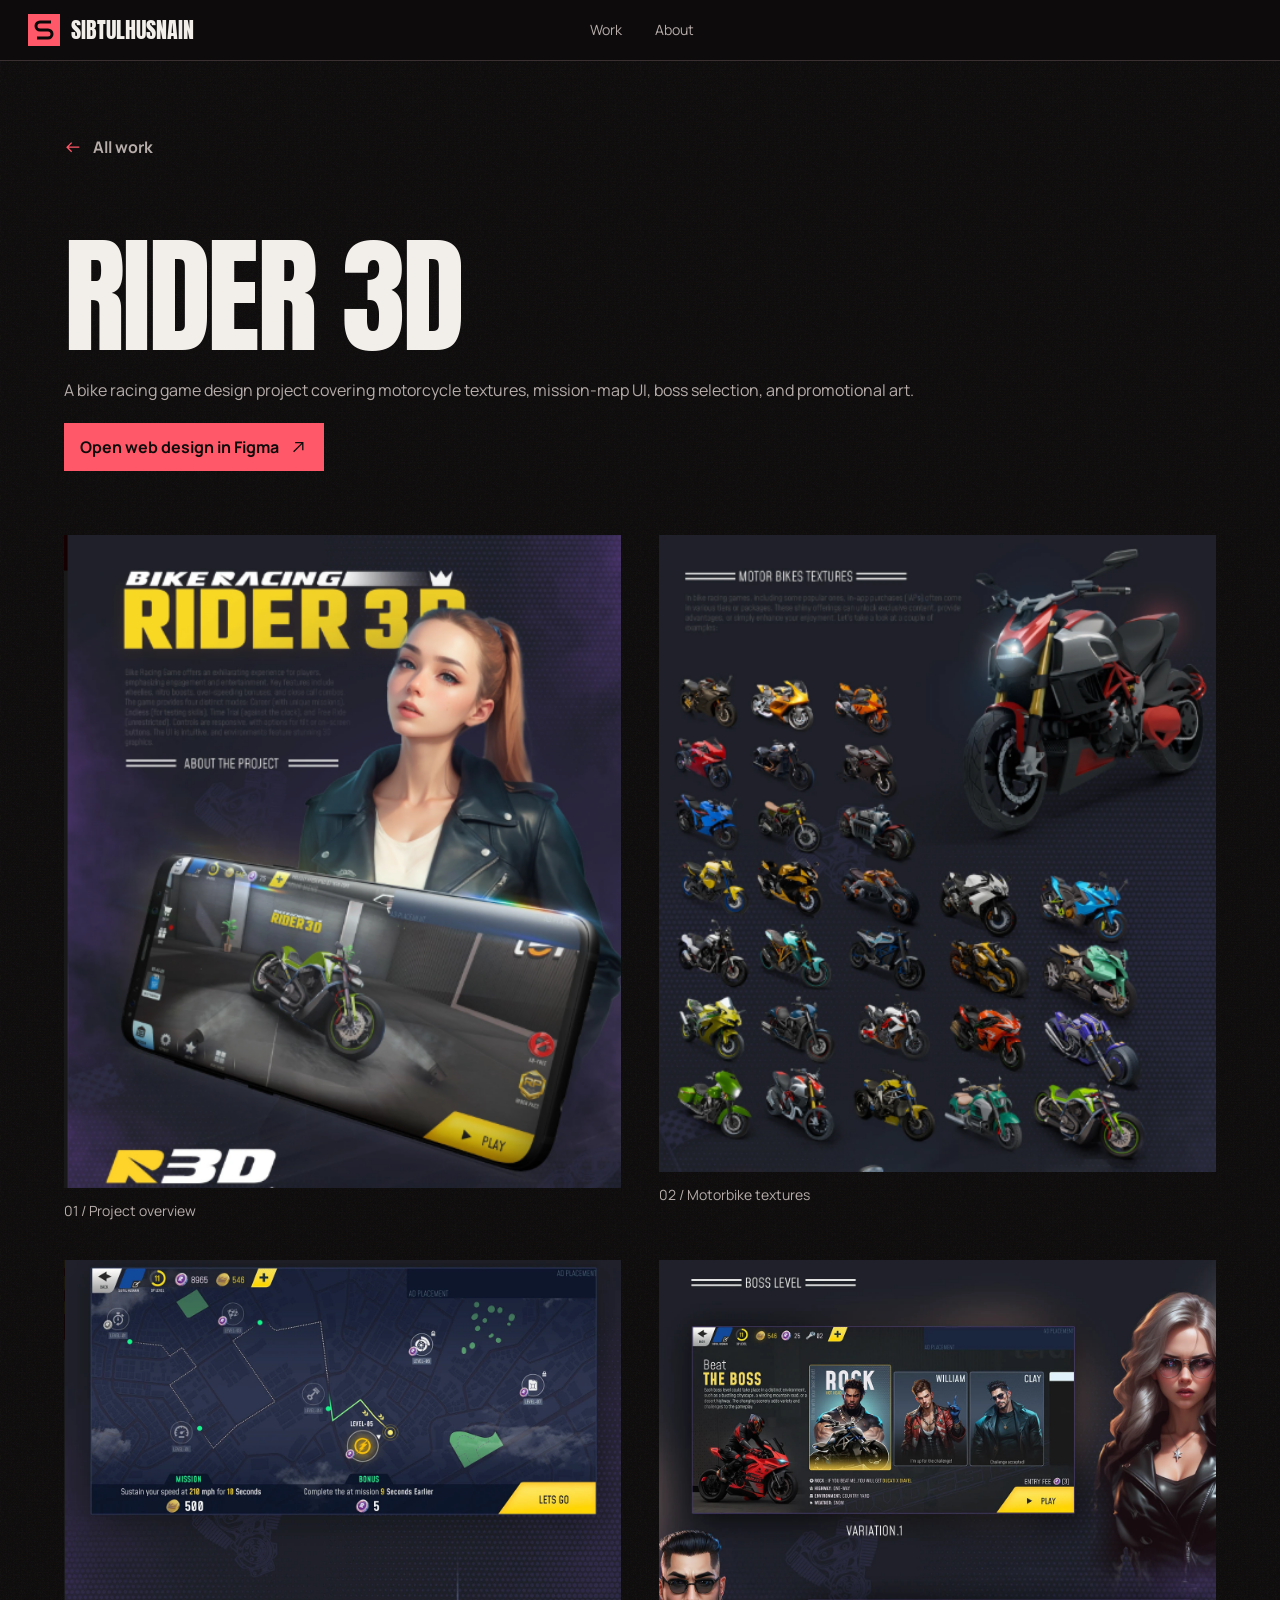
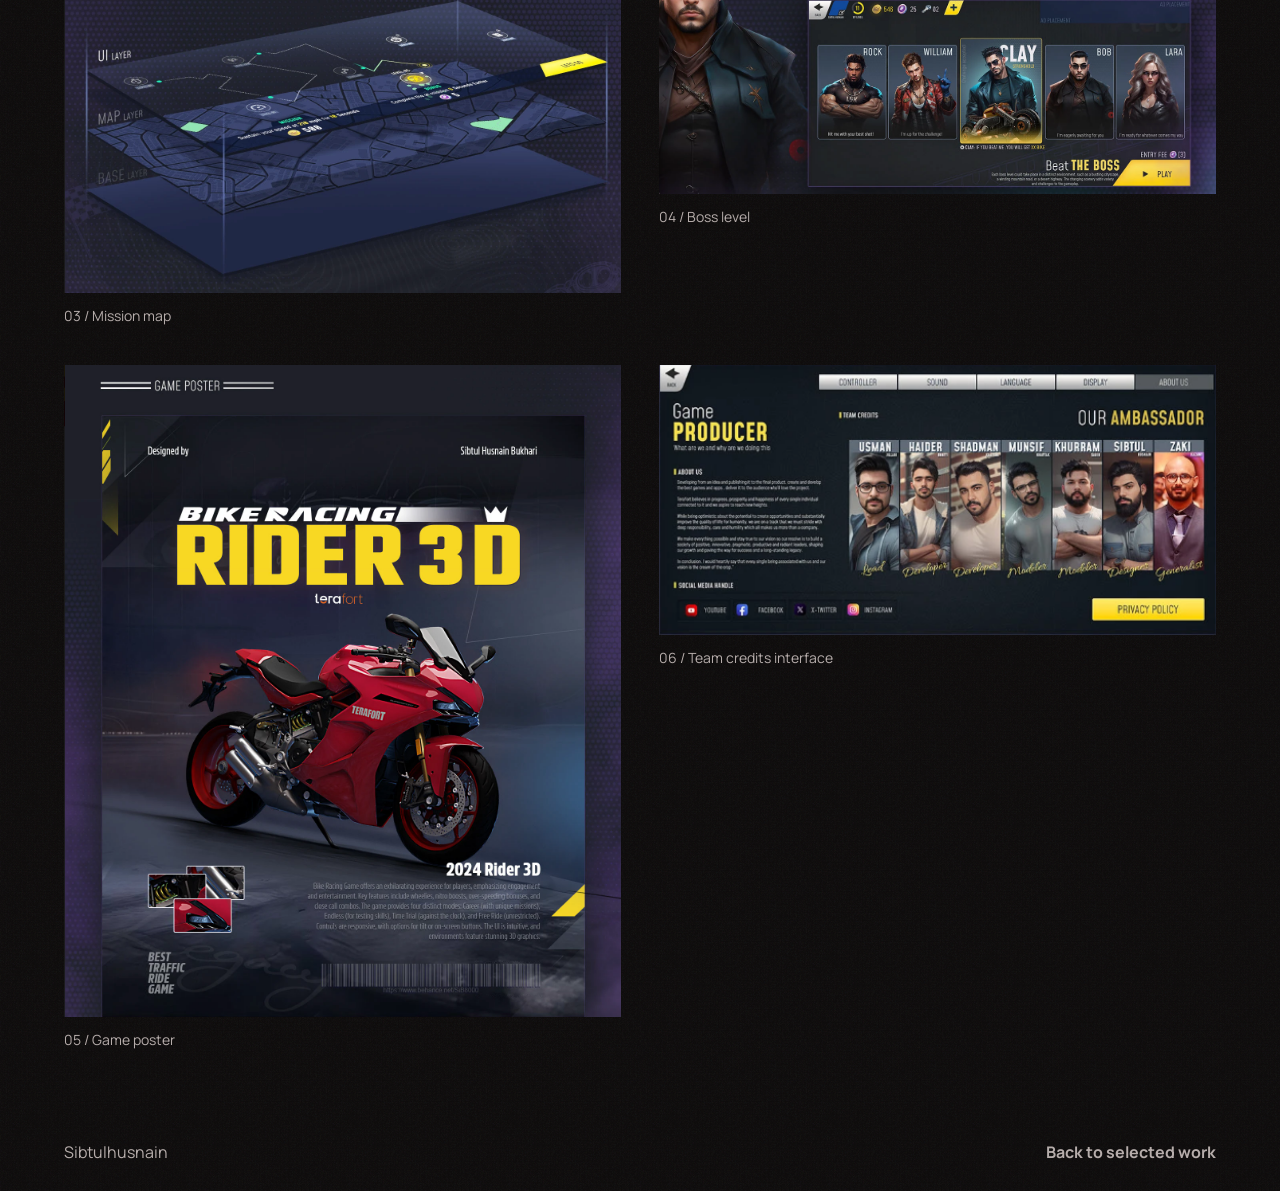
<file: rider.html>
<!doctype html>
<html lang="en">
<head>
  <meta charset="utf-8">
  <meta name="viewport" content="width=device-width, initial-scale=1">
  <meta name="description" content="Explore Rider 3D, a bike racing game UI and visual design project in Sibtul Husnain’s portfolio.">
  <meta name="theme-color" content="#090909">
  <link rel="canonical" href="https://sibtulhusnain.github.io/rider.html">
  <link rel="icon" href="./assets/images/mark.svg" type="image/svg+xml">
  <link rel="preconnect" href="https://fonts.googleapis.com">
  <link rel="preconnect" href="https://fonts.gstatic.com" crossorigin>
  <link href="https://fonts.googleapis.com/css2?family=Anton&amp;family=Manrope:wght@400;600;700&amp;display=swap" rel="stylesheet">
  <link rel="stylesheet" href="./assets/css/style.css">
  <title>Rider 3D | Sibtul Husnain</title>
</head>
<body id="top">
  <a class="skip" href="#main">Skip to content</a>
  <header class="mast">
    <div class="wrap mast-inner">
      <a class="identity" href="./index.html">
        <img src="./assets/images/mark.svg" width="32" height="32" alt="">
        <span>Sibtulhusnain</span>
      </a>
      <nav aria-label="Main navigation"><a href="./index.html#portfolio">Work</a><a href="./index.html#about">About</a></nav>
    </div>
  </header>
  <main class="wrap case" id="main">
    <a class="text-link case-back" href="./index.html#portfolio">
      <svg viewBox="0 0 24 24" aria-hidden="true"><path d="M20 12H4m6-6-6 6 6 6"/></svg>
      All work
    </a>
    <div class="case-intro">
      <h1>Rider 3D</h1>
      <p>A bike racing game design project covering motorcycle textures, mission-map UI, boss selection, and promotional art.</p>
      <a class="action" href="https://www.figma.com/design/3vWAPmaLVFWjAqmnEz8rOQ/Rider-3d-web?node-id=0-1&amp;t=ihUslajtr8EiKaOI-1">Open web design in Figma
        <svg viewBox="0 0 24 24" aria-hidden="true"><path d="M6 18 18 6M8 6h10v10"/></svg>
      </a>
    </div>
    <div class="case-board-grid">
      <figure class="case-figure">
        <img src="./assets/projects/rider/overview.png" width="469" height="550" alt="Rider 3D project overview showing the bike selection interface on a phone.">
        <figcaption>01 / Project overview</figcaption>
      </figure>
      <figure class="case-figure">
        <img src="./assets/projects/rider/motorbike-textures.png" width="467" height="534" loading="lazy" alt="Motorcycle models with varied paint, textures, and materials.">
        <figcaption>02 / Motorbike textures</figcaption>
      </figure>
      <figure class="case-figure">
        <img src="./assets/projects/rider/mission-map.png" width="699" height="794" loading="lazy" alt="Mission selection interface and an exploded view of its UI, map, and base layers.">
        <figcaption>03 / Mission map</figcaption>
      </figure>
      <figure class="case-figure">
        <img src="./assets/projects/rider/boss-level.png" width="698" height="669" loading="lazy" alt="Two boss selection interface concepts with character cards and motorcycle art.">
        <figcaption>04 / Boss level</figcaption>
      </figure>
      <figure class="case-figure">
        <img src="./assets/projects/rider/poster.png" width="699" height="819" loading="lazy" alt="Rider 3D game poster with a red sport bike and yellow title lettering.">
        <figcaption>05 / Game poster</figcaption>
      </figure>
      <figure class="case-figure">
        <img src="./assets/projects/rider/team-credits.png" width="543" height="263" loading="lazy" alt="In-game About Us screen with producer information and team credits.">
        <figcaption>06 / Team credits interface</figcaption>
      </figure>
    </div>
  </main>
  <footer class="wrap foot">
    <span>Sibtulhusnain</span>
    <a class="text-link" href="./index.html#portfolio">Back to selected work</a>
  </footer>
</body>
</html>
</file>
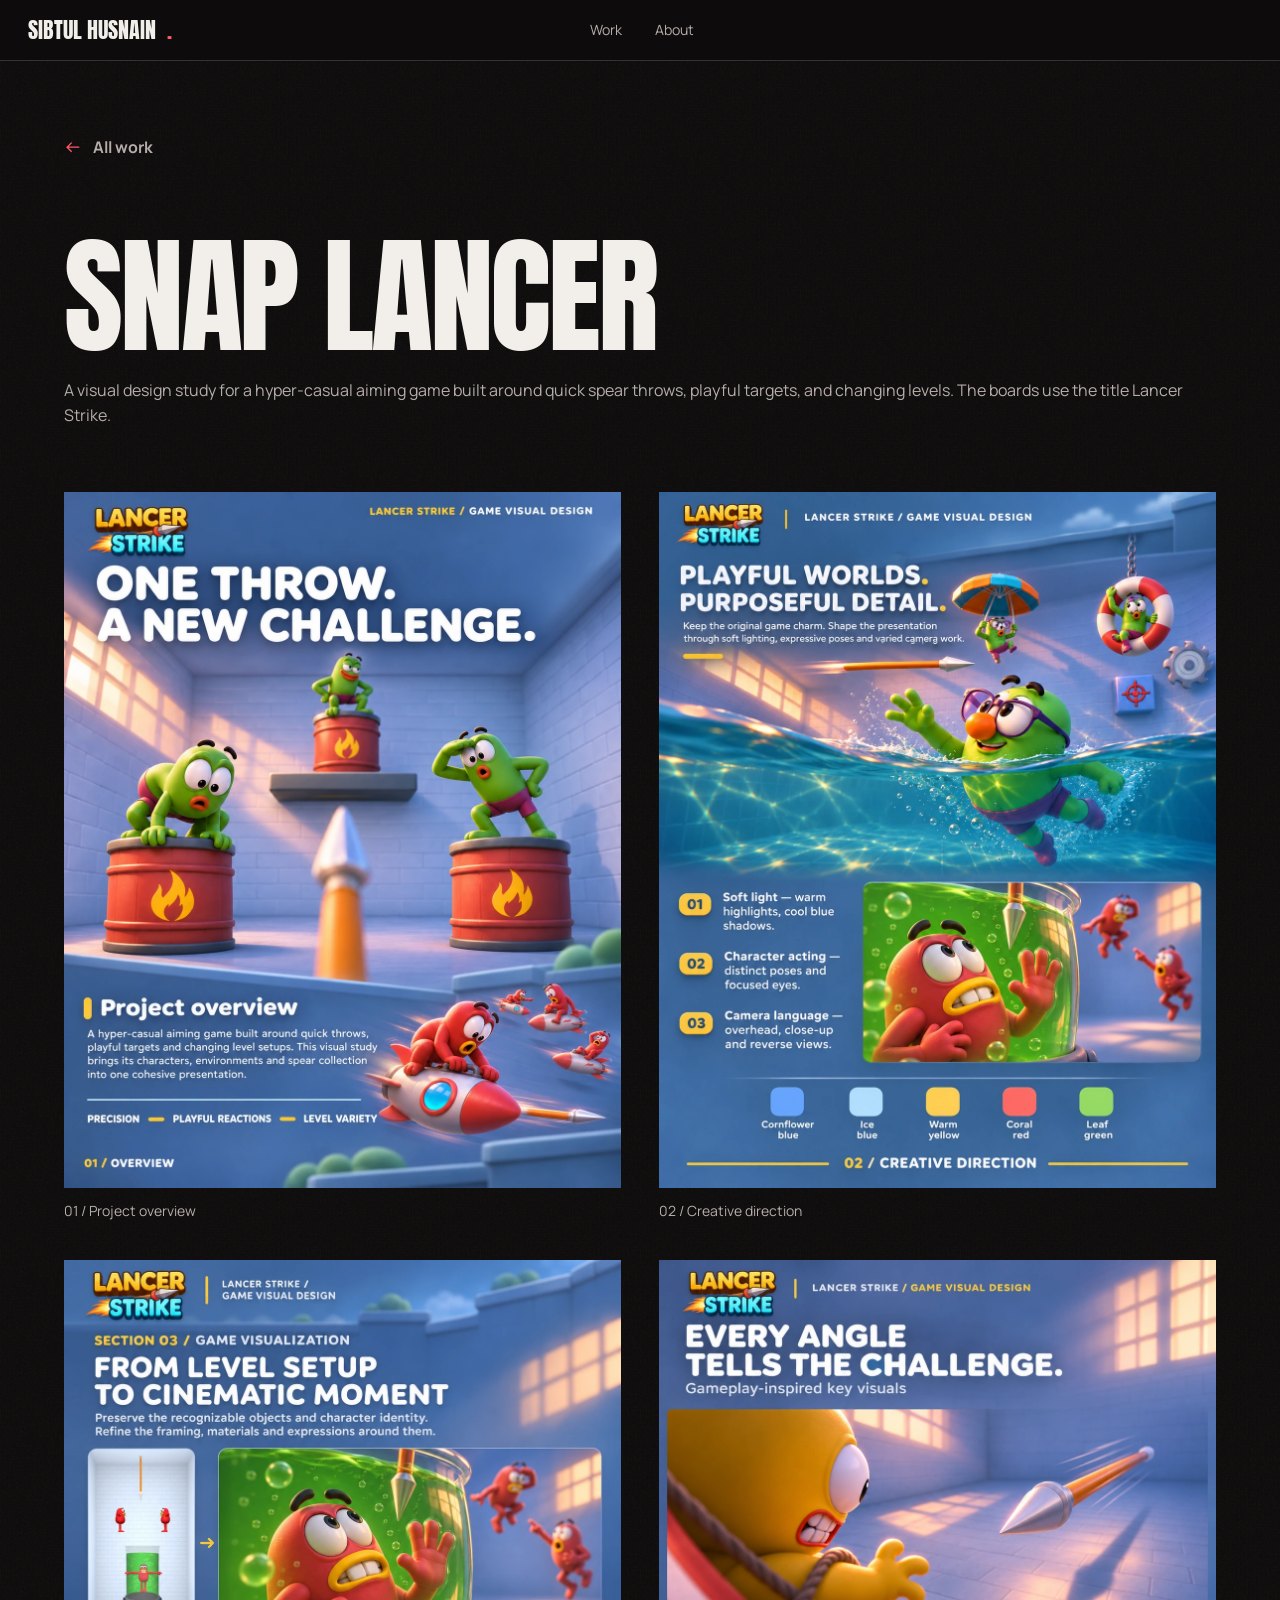
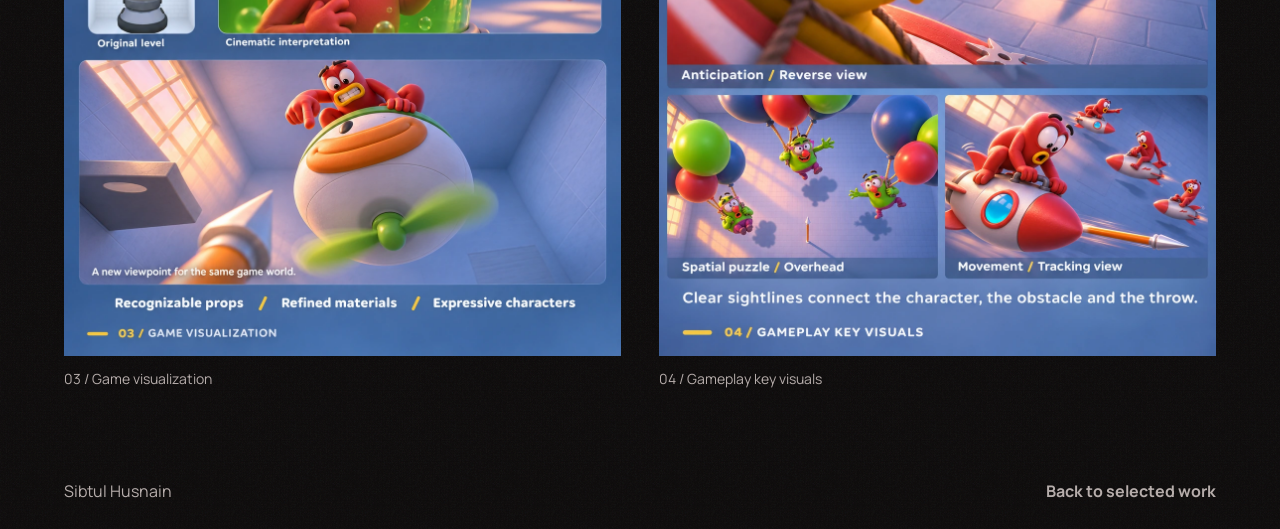
<file: snap-lancer.html>
<!doctype html>
<html lang="en">
<head>
  <meta charset="utf-8">
  <meta name="viewport" content="width=device-width, initial-scale=1">
  <meta name="description" content="Snap Lancer game visual design study by Sibtul Husnain.">
  <meta name="theme-color" content="#090909">
  <link rel="canonical" href="https://sibtulhusnain.github.io/snap-lancer.html">
  <link rel="icon" href="./assets/images/mark.svg" type="image/svg+xml">
  <link rel="preconnect" href="https://fonts.googleapis.com">
  <link rel="preconnect" href="https://fonts.gstatic.com" crossorigin>
  <link href="https://fonts.googleapis.com/css2?family=Anton&amp;family=Manrope:wght@400;600;700&amp;display=swap" rel="stylesheet">
  <link rel="stylesheet" href="./assets/css/style.css">
  <title>Snap Lancer | Sibtul Husnain</title>
</head>
<body id="top">
  <a class="skip" href="#main">Skip to content</a>
  <header class="mast">
    <div class="wrap mast-inner">
      <a class="identity" href="./index.html">Sibtul Husnain<span class="brand-dot" aria-hidden="true">.</span></a>
      <nav aria-label="Main navigation"><a href="./index.html#portfolio">Work</a><a href="./index.html#about">About</a></nav>
    </div>
  </header>
  <main class="wrap case" id="main">
    <a class="text-link case-back" href="./index.html#portfolio">
      <svg viewBox="0 0 24 24" aria-hidden="true"><path d="M20 12H4m6-6-6 6 6 6"/></svg>
      All work
    </a>
    <div class="case-intro">
      <h1>Snap Lancer</h1>
      <p>A visual design study for a hyper-casual aiming game built around quick spear throws, playful targets, and changing levels. The boards use the title Lancer Strike.</p>
    </div>
    <div class="case-board-grid">
      <figure class="case-figure">
        <img src="./assets/projects/snap-lancer/overview.webp" width="1122" height="1402" alt="Project overview with green characters on red barrels facing a spear in a blue arena.">
        <figcaption>01 / Project overview</figcaption>
      </figure>
      <figure class="case-figure">
        <img src="./assets/projects/snap-lancer/creative-direction.webp" width="1122" height="1402" loading="lazy" alt="Creative direction board showing a pool scene, expressive character poses, and a five-color palette.">
        <figcaption>02 / Creative direction</figcaption>
      </figure>
      <figure class="case-figure">
        <img src="./assets/projects/snap-lancer/game-visualization.webp" width="1122" height="1402" loading="lazy" alt="Original level layout beside a cinematic rendering with refined materials and character expressions.">
        <figcaption>03 / Game visualization</figcaption>
      </figure>
      <figure class="case-figure">
        <img src="./assets/projects/snap-lancer/key-visuals.webp" width="1122" height="1402" loading="lazy" alt="Gameplay-inspired key visuals showing a reverse view, an overhead balloon puzzle, and a tracking shot of rocket riders.">
        <figcaption>04 / Gameplay key visuals</figcaption>
      </figure>
    </div>
  </main>
  <footer class="wrap foot">
    <span>Sibtul Husnain</span>
    <a class="text-link" href="./index.html#portfolio">Back to selected work</a>
  </footer>
</body>
</html>
</file>
<file: assets/css/style.css>
:root {
  --paper: #0d0b0b;
  --hero-red: #d1122d;
  --hero-red-shadow: #3f1017;
  --button: #c91b35;
  --script: "Caveat", cursive;
  --panel: #131010;
  --ink: #f2efeb;
  --muted: #b6adab;
  --rule: #3b3031;
  --red: #ff5969;
  --art-line: #82313a;
  --display: "Anton", "Arial Narrow", sans-serif;
  --body: "Manrope", system-ui, sans-serif;
  --gutter: clamp(1rem, 5vw, 5rem);
  color-scheme: dark;
}
*, *::before, *::after { box-sizing: border-box; }
html { overflow-x: clip; scroll-padding-top: 6rem; }
html[data-motion="on"] { scroll-behavior: smooth; }
body {
  margin: 0;
  overflow-x: clip;
  background: var(--paper);
  color: var(--ink);
  font: 400 1rem/1.55 var(--body);
  scrollbar-color: var(--art-line) var(--paper);
}
::selection { background: var(--red); color: var(--paper); }
:focus-visible { outline: 2px solid var(--red); outline-offset: 5px; }
[hidden] { display: none !important; }
a { color: inherit; text-decoration: none; }
a:hover { text-decoration: underline; text-underline-offset: .25em; }
button { font: inherit; }
svg { display: block; }
.wrap { width: min(calc(100% - 2 * var(--gutter)), 104rem); margin-inline: auto; }
.skip { position: fixed; z-index: 10; inset: .5rem auto auto .5rem; background: var(--ink); color: var(--paper); padding: .75rem; }
.skip:not(:focus) { clip-path: inset(50%); }
.mast { position: sticky; top: 0; z-index: 2; background: var(--paper); border-bottom: 1px solid var(--rule); }
.mast-inner { min-height: 4.75rem; display: flex; align-items: center; gap: clamp(.5rem, 2vw, 2rem); }
.identity, nav, .motion, .action, .text-link { display: flex; align-items: center; gap: .65rem; min-height: 44px; }
.identity { margin-right: auto; font-weight: 700; }
nav { gap: clamp(.4rem, 2vw, 1.5rem); }
nav a { display: grid; place-items: center; min-width: 44px; min-height: 44px; }
.motion { padding: .25rem .7rem; border: 1px solid var(--rule); background: var(--paper); color: var(--muted); cursor: pointer; }
.motion:hover, .motion[aria-pressed="true"] { color: var(--ink); border-color: var(--red); }
.motion svg, .action svg, .text-link svg { width: 1.15rem; fill: none; stroke: currentColor; stroke-width: 1.7; }
h1, h2, h3, p { margin: 0; }
h1, h2, .rider-cover-type {
  font-family: var(--display);
  font-weight: 400;
  line-height: .98;
  letter-spacing: -.025em;
  text-transform: uppercase;
  text-wrap: balance;
}
.hero {
  position: relative;
  isolation: isolate;
  min-height: max(740px, calc(100svh - 60px));
  overflow: clip;
}
.hero-specialty, .hero-contact {
  position: absolute;
  top: 24px;
  font-size: .69rem;
  line-height: 1.55;
  text-transform: uppercase;
}
.hero-specialty { left: 0; color: var(--red); font-weight: 700; }
.hero-specialty span, .hero-contact { color: var(--muted); }
.hero-contact { right: 0; }
.hero-contact::before { content: ""; display: inline-block; width: .3rem; height: .3rem; margin-right: .6rem; vertical-align: .16em; border-radius: 50%; background: var(--red); }
.hero-backdrop {
  position: absolute;
  z-index: -2;
  top: clamp(4.75rem, 5.5vw, 6.5rem);
  left: 0;
  width: 100%;
  height: auto;
  font: 400 330px var(--display);
}
.hero-red-top { stop-color: var(--hero-red); }
.hero-red-bottom { stop-color: var(--hero-red-shadow); }
.hero-art {
  position: absolute;
  z-index: -1;
  inset: auto 25% 36px 29%;
  height: 89%;
  display: flex;
  align-items: flex-end;
  justify-content: center;
  pointer-events: none;
}
.hero-art img {
  display: block;
  width: auto;
  height: auto;
  max-width: 100%;
  max-height: 100%;
  object-fit: contain;
  mask-image: linear-gradient(to right, transparent, black 16%),
              linear-gradient(to bottom, black 83%, transparent);
  mask-composite: intersect;
}
html[data-motion="on"] .hero-art img { animation: drift 8s ease-in-out infinite alternate; }
@keyframes drift { to { transform: translateY(-.45rem); } }
.hero-intro { position: absolute; left: 0; bottom: clamp(6.2rem, 12.5vh, 7.5rem); width: 32%; }
.hero-greeting {
  font: 600 clamp(2.4rem, 4.1vw, 4.3rem)/1 var(--script);
  margin-bottom: .8rem;
  transform: rotate(-7deg);
  transform-origin: left bottom;
}
.hero h1 { font-size: clamp(2.75rem, 5.1vw, 6rem); white-space: nowrap; }
.hero h1 span, .hero-role { color: var(--red); }
.hero-role { font-size: clamp(.9rem, 1.4vw, 1.5rem); font-weight: 800; line-height: 1.23; text-transform: uppercase; margin-top: 1rem; }
.hero-description { color: var(--muted); max-width: 32ch; margin-block: 1.25rem; font-size: .875rem; line-height: 1.8; }
.hero .action { width: fit-content; color: var(--ink); background: var(--button); font-size: .8rem; }
.hero-project { position: absolute; right: 0; bottom: clamp(6.2rem, 12.5vh, 7.5rem); width: 18.5%; }
.hero-rail-heading { display: flex; align-items: center; gap: .8rem; margin-bottom: clamp(1rem, 3.1vw, 3.5rem); font-size: .76rem; }
.hero-rail-heading svg { width: 2.7rem; height: 2.7rem; padding: .6rem; flex: none; fill: none; stroke: var(--red); stroke-width: 1.4; border: 1px solid var(--art-line); border-radius: 50%; }
.hero-project a { display: flex; align-items: center; gap: .7rem; min-height: 4rem; border-bottom: 1px solid var(--rule); }
.hero-project strong { min-width: 4rem; color: var(--red); font: 400 clamp(1.5rem, 2.5vw, 2.8rem)/1 var(--display); text-transform: uppercase; }
.hero-project a span { color: var(--muted); font-size: .67rem; text-transform: uppercase; }
.hero-bottom {
  position: absolute;
  inset: auto 0 0;
  min-height: 58px;
  display: grid;
  grid-template-columns: repeat(3, minmax(0, 1fr));
  align-items: center;
  border-top: 1px solid var(--rule);
  background: linear-gradient(to top, var(--paper), transparent);
  color: var(--muted);
  font-size: .65rem;
  text-transform: uppercase;
}
.hero-bottom a { display: flex; align-items: center; gap: .65rem; min-height: 44px; width: fit-content; }
.hero-bottom a:nth-child(2) { justify-self: center; }
.hero-bottom a:last-child { justify-self: end; }
.hero-play { display: grid; place-items: center; border: 1px solid var(--red); border-radius: 50%; width: 2rem; height: 2rem; color: var(--ink); }
.section-head, .project-meta, .foot {
  display: flex;
  justify-content: space-between;
  align-items: center;
  gap: .75rem 2rem;
  flex-wrap: wrap;
}
.section-head p, .project-meta p, .foot { color: var(--muted); }
.action { min-height: 48px; padding-inline: 1rem; background: var(--red); color: var(--paper); font-weight: 700; }
.work { padding-block: clamp(3.25rem, 7vw, 6rem); border-top: 1px solid var(--rule); }
.section-head { margin-bottom: clamp(1.5rem, 4vw, 3rem); align-items: baseline; }
h2 { font-size: clamp(2.65rem, 7vw, 6rem); }
h3 { font-size: clamp(1.4rem, 3vw, 2.25rem); line-height: 1.15; }
.cover {
  position: relative;
  isolation: isolate;
  display: grid;
  place-items: center;
  overflow: clip;
  min-height: clamp(16rem, 49vw, 39rem);
  border: 1px solid var(--rule);
}
.cover:hover { text-decoration: none; border-color: var(--red); }
.project-meta { padding-block: 1.25rem; border-bottom: 1px solid var(--rule); }
.project-meta p { margin-top: .25rem; }
.text-link { width: fit-content; font-weight: 700; }
.text-link svg { color: var(--red); }
.about { background: var(--panel); border-block: 1px solid var(--rule); }
.about-inner { display: grid; grid-template-columns: minmax(0, 1fr) minmax(0, 1fr); gap: 1.5rem 2rem; align-items: start; padding-block: clamp(3rem, 7vw, 6rem); }
.about p { max-width: 34ch; font-size: clamp(1.125rem, 2.2vw, 1.65rem); color: var(--muted); }
.foot { padding-block: 1rem; }
@media (max-width: 42rem) {
  .mast-inner { min-height: 4rem; }
  .about-inner { grid-template-columns: minmax(0, 1fr); }
}
@media (max-width: 26rem) {
  .mast-inner { column-gap: .25rem; }
  .identity img { width: 23px; height: 23px; }
  .identity, .motion { gap: .3rem; font-size: .8rem; }
  nav { gap: 0; font-size: .85rem; }
  .motion { padding-inline: .35rem; }
  .motion svg { display: none; }
}
@media (prefers-reduced-motion: reduce) {
  html[data-motion="on"] { scroll-behavior: auto; }
  html[data-motion="on"] .hero-art img { animation: none; }
}

.rider-cover {
  --cover-base: #1b1117;
  --cover-edge: #100c10;
  display: flex;
  align-items: end;
  background: radial-gradient(ellipse at 68% 48%, var(--cover-base), var(--cover-edge) 78%);
  padding: clamp(1rem, 4vw, 3.75rem);
}
.rider-cover-type { position: relative; z-index: 1; font-size: clamp(3rem, 12vw, 11rem); }
.rider-cover-type span {
  display: block;
  margin-top: .7rem;
  font: 700 clamp(.875rem, 1.7vw, 1.2rem)/1.25 var(--body);
  text-transform: none;
  letter-spacing: normal;
}
.rider-graphic {
  position: absolute;
  width: min(78%, 64rem);
  height: auto;
  inset: 50% 0 auto auto;
  transform: translateY(-50%);
}
.cover-open {
  display: grid;
  place-items: center;
  position: absolute;
  top: 1rem;
  right: 1rem;
  width: 2.75rem;
  height: 2.75rem;
  border: 1px solid var(--rule);
  background: var(--paper);
}
.cover-open svg { width: 1.25rem; fill: none; stroke: currentColor; stroke-width: 1.7; }
.cover:hover .cover-open { border-color: var(--red); color: var(--red); }
.case { padding-block: clamp(1.5rem, 5vw, 4rem); }
.case-intro { display: grid; gap: 1.25rem; justify-items: start; margin-block: clamp(2rem, 5vw, 5rem); }
.case-intro h1 { font-size: clamp(3rem, 10vw, 9rem); }
.case-intro p { color: var(--muted); }
.case-figure { margin: 0; }
.case-figure figcaption { margin-top: .75rem; color: var(--muted); font-size: .875rem; }
.case-back { color: var(--muted); }
@media (max-width: 37rem) {
  .rider-graphic { width: 95%; inset-inline-end: -7%; }
}

.editorial-section { padding-block: clamp(3rem, 8vw, 7rem); }
.editorial-heading { display: grid; gap: 1.25rem; justify-items: start; }
.editorial-heading h2 span { color: var(--red); }
.editorial-heading p { max-width: 54ch; color: var(--muted); }
.toolkit { padding-bottom: clamp(3rem, 6vw, 5rem); }
.toolkit h2 { font: 700 1rem/1.3 var(--body); text-transform: none; letter-spacing: 0; margin-bottom: 1rem; }
.tool-strip, .profile-links { list-style: none; margin: 0; padding: 0; }
.tool-strip { display: flex; flex-wrap: wrap; gap: 1rem 2rem; padding-block: 1.25rem; border-block: 1px solid var(--rule); }
.tool-strip li {
  display: flex;
  align-items: center;
  gap: .7rem;
  flex: 1 1 max-content;
  color: var(--muted);
  font-size: clamp(1rem, 2vw, 1.5rem);
  font-weight: 700;
}
.tool-strip img { display: block; flex: none; width: clamp(1.5rem, 2.5vw, 2rem); height: auto; }
.craft-grid, .journey-grid, .contact-grid { display: grid; gap: clamp(1.5rem, 4vw, 3rem); }
.craft-grid { margin-top: clamp(2rem, 5vw, 4rem); }
.craft-grid { grid-template-columns: repeat(3, minmax(0, 1fr)); }
.craft-grid article { border-top: 1px solid var(--red); padding-top: 1.25rem; }
.craft-grid p { margin-top: .6rem; color: var(--muted); }
.about-education { margin-top: 2rem; font-size: .875rem; }
.about-education span { color: var(--muted); margin-inline-start: .6rem; }
.journey { padding-block: clamp(2.5rem, 4.2vw, 4.5rem); }
.journey-grid { grid-template-columns: minmax(0, 1.65fr) minmax(0, 1fr); margin-top: .65rem; }
.timeline { border-top: 1px solid var(--rule); }
.timeline article { border-bottom: 1px solid var(--rule); }
.timeline-row {
  display: grid;
  grid-template-columns: minmax(7rem, 16%) minmax(0, 1fr) auto;
  align-items: center;
  gap: .65rem;
  min-height: 5.4rem;
  padding-block: 1rem;
}
.timeline summary { cursor: pointer; list-style: none; padding-inline-end: .6rem; }
.timeline summary::-webkit-details-marker { display: none; }
.timeline summary:hover strong { color: var(--red); }
.timeline-date, .timeline-row small, .journey-milestones small { color: var(--muted); font-size: .7rem; }
.timeline-date { text-transform: uppercase; }
.timeline-row strong, .timeline-row small, .journey-milestones small { display: block; }
.timeline-row small, .journey-milestones small { margin-top: .18rem; }
.timeline details[open] .timeline-date, .timeline details[open] .timeline-toggle { color: var(--red); }
.timeline-toggle { color: var(--muted); font-size: 1.15rem; }
.timeline-toggle::before { content: "+"; }
.timeline details[open] .timeline-toggle::before { content: "−"; }
.timeline-description { margin-inline-start: calc(max(7rem, 16%) + .65rem); padding-bottom: 1.6rem; max-width: 49ch; color: var(--muted); font-size: .875rem; line-height: 1.75; }
.journey-milestones { border-inline-start: 1px solid var(--rule); padding-inline-start: clamp(1rem, 2vw, 2rem); }
.journey-milestones > p { color: var(--muted); font-size: .68rem; text-transform: uppercase; }
.journey-milestones h3 { margin: 1rem 0; font: 400 clamp(2rem, 3.2vw, 3.4rem)/1.02 var(--display); text-transform: uppercase; }
.journey-milestones h3 span, .milestone-number { color: var(--red); }
.journey-milestones ol { margin: 0; padding: 0; list-style: none; }
.journey-milestones a { display: grid; grid-template-columns: 1rem minmax(0, 1fr) auto; align-items: center; gap: .7rem; min-height: 4rem; border-top: 1px solid var(--rule); font-size: .8rem; }
.milestone-number { font-size: .65rem; }
.milestone-arrow { color: var(--muted); }
#experience .journey-label { font-size: .66rem; margin: 0 0 .35rem; text-align: right; }
.contact { border-block: 1px solid var(--rule); background: linear-gradient(110deg, var(--panel), transparent 65%); }
.contact-grid { grid-template-columns: minmax(0, 1fr) minmax(0, 1fr) minmax(0, 1.12fr); align-items: center; }
.contact-intro { gap: clamp(.9rem, 1.8vw, 1.5rem); }
.contact-label, .contact-preview-label, .contact-preview-caption { font-size: .66rem; text-transform: uppercase; }
.contact-intro h2 { font-size: clamp(2.8rem, 5.25vw, 5.9rem); }
.contact-cta { display: inline-flex; align-items: center; gap: .75rem; min-height: 44px; color: var(--red); font-size: .72rem; text-transform: uppercase; }
.contact-icon, .contact-preview-arrow { display: grid; place-items: center; flex: none; width: 2rem; height: 2rem; color: var(--red); border: 1px solid var(--art-line); border-radius: 50%; }
.contact-cta .contact-icon { width: 2.45rem; height: 2.45rem; }
.contact-grid svg { width: .9rem; fill: none; stroke: currentColor; stroke-width: 1.5; }
.profile-links a { display: grid; grid-template-columns: auto minmax(0, 1fr) auto; align-items: center; gap: .85rem; min-height: 4.35rem; border-bottom: 1px solid var(--rule); font-size: .87rem; overflow-wrap: anywhere; }
.profile-links small { display: block; margin-bottom: .2rem; color: var(--muted); font-size: .63rem; text-transform: uppercase; }
.profile-links a > svg { color: var(--muted); }
.contact-preview { display: block; min-width: 0; }
.contact-preview:hover { text-decoration: none; }
.contact-preview-frame { position: relative; isolation: isolate; overflow: clip; display: grid; align-items: center; aspect-ratio: 1.48; border: 2px solid var(--rule); padding: clamp(.8rem, 2vw, 1.7rem); transform: rotate(5deg); }
.contact-preview-frame::after { content: ""; position: absolute; inset: 0; z-index: -1; background: linear-gradient(90deg, var(--paper), transparent 92%); }
.contact-preview-frame img { position: absolute; inset: 0; z-index: -2; width: 100%; height: 100%; object-fit: cover; opacity: .62; }
.contact-preview-label { position: absolute; inset: .8rem .85rem auto auto; color: var(--ink); }
.contact-preview-title { font: 400 clamp(2rem, 4.3vw, 4.8rem)/1 var(--display); }
.contact-preview-title strong { color: var(--red); font-weight: 400; }
.contact-preview-arrow { position: absolute; inset: auto .9rem .9rem auto; width: 2.6rem; height: 2.6rem; color: var(--ink); background: var(--button); border-color: var(--red); }
.contact-preview:hover .contact-preview-frame { border-color: var(--red); }
.contact-preview-caption { display: block; margin-top: 1.15rem; color: var(--muted); text-align: right; }
@media (max-width: 60rem) {
  .contact-grid { grid-template-columns: repeat(2, minmax(0, 1fr)); }
  .contact-preview { grid-column: 1 / -1; width: min(100%, 33rem); }
  .contact-preview-frame { transform: none; }
}
nav a[aria-current="location"] { color: var(--red); text-decoration: underline; text-underline-offset: .45em; }
.reading-progress {
  position: fixed;
  inset: 0 0 auto;
  height: 2px;
  z-index: 4;
  pointer-events: none;
  background: var(--red);
  transform: scaleX(var(--page-progress, 0));
  transform-origin: left;
}
@media (max-width: 45rem) {
  html { scroll-padding-top: 7rem; }
  .mast-inner { flex-wrap: wrap; padding-top: .35rem; }
  .mast-inner nav { order: 3; width: 100%; justify-content: space-between; }
  .mast-inner nav a { padding-inline: .25rem; }
  .craft-grid, .journey-grid, .contact-grid { grid-template-columns: minmax(0, 1fr); }
  .journey-milestones { border-inline-start: 0; padding-inline-start: 0; }
  #experience .journey-label { display: none; }
}

body {
  background-image: url("data:image/svg+xml,%3Csvg xmlns='http://www.w3.org/2000/svg' width='160' height='160'%3E%3Cfilter id='g'%3E%3CfeTurbulence baseFrequency='.62' numOctaves='3' stitchTiles='stitch'/%3E%3C/filter%3E%3Cpath fill='%23fff' filter='url(%23g)' opacity='.065' d='M0 0h160v160H0z'/%3E%3C/svg%3E");
}
.mast-inner { width: calc(100% - clamp(2rem, 4.4vw, 5rem)); min-height: 60px; }
.mast-inner .identity { font: 400 1.4rem/1 var(--display); text-transform: uppercase; }
.brand-dot, .mast-contact span { color: var(--red); }
.mast-inner nav { position: absolute; left: 50%; transform: translateX(-50%); color: var(--muted); font-size: .88rem; }
.mast-contact { display: inline-flex; align-items: center; gap: .6rem; min-height: 44px; font-size: .78rem; }
.motion { border-color: transparent; font-size: .75rem; }
.motion[aria-pressed="true"] { border-color: transparent; }
.motion:hover { border-color: var(--rule); }
@media (min-width: 46rem) and (max-width: 68rem) {
  .hero h1 { font-size: 5.15vw; }
  .hero-project strong { min-width: 2.8rem; }
  .hero-project { width: 20%; }
}
@media (max-width: 45rem) {
  .mast-inner { min-height: 0; gap: 0 .5rem; }
  .mast-inner nav { position: static; transform: none; }
  .mast-inner .identity { font-size: 1.15rem; }
  .hero { min-height: 0; padding-block: clamp(20rem, 70vw, 33rem) 0; }
  .hero-art { height: clamp(17rem, 62vw, 29rem); inset: clamp(4rem, 14vw, 6.5rem) 3% auto 12%; }
  .hero-intro { position: relative; width: auto; bottom: auto; }
  .hero h1 { font-size: clamp(2.45rem, 8vw, 4rem); white-space: normal; }
  .hero-project { position: relative; width: auto; bottom: auto; margin-top: 1.75rem; }
  .hero-rail-heading { margin-bottom: .35rem; }
  .hero-project a { min-height: 3rem; }
  .hero-bottom { position: relative; margin-top: 1.75rem; grid-template-columns: 1fr 1fr; }
  .hero-bottom a:nth-child(2) { display: none; }
}

.work { padding-block: clamp(2.5rem, 4.5vw, 4.5rem) clamp(2rem, 3vw, 3rem); }
.work-heading { display: flex; justify-content: space-between; align-items: end; gap: 1rem; padding-bottom: clamp(1.1rem, 2vw, 1.6rem); }
.work-heading p { margin-bottom: .8rem; color: var(--muted); font-size: .78rem; text-transform: uppercase; }
.work-heading h2 { font: 700 clamp(1.55rem, 2.5vw, 2.3rem)/1.12 var(--body); letter-spacing: -.045em; }
.work-heading h2 span, .project-number { color: var(--red); }
.work-all { display: flex; align-items: center; gap: clamp(.6rem, 2vw, 2rem); min-height: 44px; font-size: .72rem; text-transform: uppercase; white-space: nowrap; }
.work-all svg, .work-search svg { width: 1.05rem; fill: none; stroke: currentColor; stroke-width: 1.5; flex: none; }
.work-toolbar { display: flex; flex-wrap: wrap; align-items: center; justify-content: space-between; gap: 0 1rem; border-block: 1px solid var(--rule); margin-bottom: 1.5rem; }
.work-filters { position: relative; display: flex; flex-wrap: wrap; gap: .35rem; }
.work-filters button { min-height: 47px; padding: .25rem .9rem; color: var(--muted); background: none; border: 0; border-bottom: 2px solid transparent; cursor: pointer; font-size: .78rem; }
.work-filters button:hover, .work-filters button[aria-pressed="true"] { color: var(--ink); }
.work-filters button[aria-pressed="true"] { border-bottom-color: var(--red); }
.work-filters.has-indicator button[aria-pressed="true"] { border-bottom-color: transparent; }
.work-filters.has-indicator::after {
  content: "";
  position: absolute;
  inset: 0 auto auto 0;
  width: 1px;
  height: 2px;
  background: var(--red);
  pointer-events: none;
  transform-origin: left top;
  transform: translate(var(--filter-x), var(--filter-y)) scaleX(var(--filter-width));
}
.work-search { display: flex; align-items: center; gap: .55rem; color: var(--muted); min-height: 44px; font-size: .75rem; }
.work-search input { width: 10rem; min-height: 44px; border: 0; color: var(--ink); background: transparent; font: inherit; }
.work-search input::placeholder { color: var(--muted); }
.work-grid { display: grid; grid-template-columns: repeat(3, minmax(0, 1fr)); gap: clamp(1rem, 1.5vw, 1.5rem); }
.work-grid .cover { min-height: 0; aspect-ratio: 1.64; padding: clamp(.85rem, 2vw, 1.4rem); }
.project-image-cover img {
  position: absolute;
  inset: 0;
  width: 100%;
  height: 100%;
  object-fit: cover;
  object-position: center 52%;
}
.case-board-grid {
  display: grid;
  grid-template-columns: repeat(2, minmax(0, 1fr));
  gap: clamp(1.25rem, 3vw, 3rem);
}
.case-board-grid img { display: block; width: 100%; height: auto; }
.case-video { display: block; width: 100%; height: auto; aspect-ratio: 16 / 9; background: var(--paper); }
.video-feature { padding-block: clamp(2.25rem, 4.5vw, 4.5rem); border-top: 1px solid var(--rule); }
.video-feature-grid { display: grid; grid-template-columns: minmax(0, 2fr) minmax(0, 1fr); align-items: center; gap: clamp(1.25rem, 4vw, 4rem); }
.video-feature-player { display: block; width: 100%; height: auto; aspect-ratio: 16 / 9; border: 1px solid var(--rule); background: var(--panel); }
.video-feature-copy { display: grid; gap: .75rem; max-width: 38ch; }
.video-feature-copy p:first-child { color: var(--red); font-size: .72rem; text-transform: uppercase; }
.video-feature-copy p:nth-child(2) { color: var(--muted); }
@media (max-width: 45rem) {
  .video-feature-grid { grid-template-columns: minmax(0, 1fr); }
  .video-feature .work-heading { flex-wrap: wrap; gap: .35rem 1rem; }
}
.work-grid .rider-cover-type { font-size: clamp(2rem, 4vw, 4.5rem); }
.work-grid .rider-cover-type span { margin-top: .35rem; font-size: .75rem; }
.project-tag { position: absolute; z-index: 1; top: .75rem; left: .75rem; padding: .3rem .5rem; background: var(--paper); font-size: .63rem; text-transform: uppercase; }
.work-grid .project-meta { display: grid; grid-template-columns: auto minmax(0, 1fr) auto; gap: .85rem; padding-block: .85rem; }
.project-number { font: 400 2rem/1 var(--display); }
.work-grid .project-meta h3 { font: 700 .86rem/1.3 var(--body); text-transform: uppercase; }
.work-grid .project-meta p { font-size: .65rem; text-transform: uppercase; }
.project-arrow { justify-content: center; min-width: 44px; }
.work-empty { color: var(--muted); }
.work-empty:not(:empty) { margin-block: 1.5rem 0; }
@media (max-width: 56rem) { .work-grid { grid-template-columns: repeat(2, minmax(0, 1fr)); } }
@media (max-width: 36rem) {
  .work-grid { grid-template-columns: minmax(0, 1fr); }
  .case-board-grid { grid-template-columns: minmax(0, 1fr); }
  .work-search { border-top: 1px solid var(--rule); width: 100%; }
  .work-search input { flex: 1; min-width: 0; }
}

@media (prefers-reduced-motion: no-preference) {
  html[data-motion="on"] .work-filters.has-indicator::after { transition: transform .36s cubic-bezier(.22, 1, .36, 1); }
  html[data-motion="on"].opening :is(
    .mast-inner, .hero-specialty, .hero-contact, .hero-backdrop, .hero-art,
    .hero-intro > *, .hero-project > *, .hero-bottom
  ) {
    animation: portfolio-enter var(--enter-duration, .74s) cubic-bezier(.22, 1, .36, 1) var(--enter-delay, 0ms) both;
  }
  .opening .mast-inner { --enter-y: -.65rem; }
  .opening :is(.hero-specialty, .hero-contact) { --enter-delay: 90ms; }
  .opening .hero-backdrop { --enter-delay: 125ms; --enter-duration: 1.05s; --enter-y: 1.75rem; --enter-scale: .98; }
  .opening .hero-art { --enter-delay: 235ms; --enter-duration: 1.05s; --enter-y: 2.25rem; }
  .opening .hero-greeting { --enter-delay: 270ms; }
  .opening .hero-intro h1 { --enter-delay: 340ms; }
  .opening .hero-role { --enter-delay: 415ms; }
  .opening .hero-description { --enter-delay: 475ms; }
  .opening .hero-intro .action { --enter-delay: 535ms; }
  .opening .hero-project > :nth-child(1) { --enter-delay: 385ms; }
  .opening .hero-project > :nth-child(2) { --enter-delay: 455ms; }
  .opening .hero-project > :nth-child(3) { --enter-delay: 525ms; }
  .opening .hero-project > :nth-child(4) { --enter-delay: 595ms; }
  .opening .hero-bottom { --enter-delay: 650ms; }
  html[data-motion="on"] .section-enter { animation: portfolio-enter .66s cubic-bezier(.22, 1, .36, 1) both; }
  html[data-motion="on"] .work-grid .cover img { transition: scale .45s cubic-bezier(.22, 1, .36, 1); }
  html[data-motion="on"] .work-grid .cover:is(:hover, :focus-visible) img { scale: 1.045; }
  html[data-motion="on"].opening :is(.mast-inner, .hero-contact, .hero-intro > *, .hero-project > *, .hero-bottom):focus-within,
  html[data-motion="on"] .section-enter:focus-within { animation: none; }
}
@keyframes portfolio-enter {
  from { opacity: 0; translate: 0 var(--enter-y, 1rem); scale: var(--enter-scale, 1); }
  to { opacity: 1; translate: 0 0; scale: 1; }
}

.project-brief { margin-top: clamp(2.5rem, 5vw, 5rem); border-top: 1px solid var(--rule); }
.project-brief summary {
  display: flex;
  align-items: center;
  justify-content: space-between;
  gap: 1rem;
  min-height: 3.75rem;
  cursor: pointer;
  list-style: none;
  font-size: .82rem;
}
.project-brief summary::-webkit-details-marker { display: none; }
.project-brief summary:hover, .project-brief[open] .brief-toggle { color: var(--red); }
.brief-toggle { font-size: 1.2rem; }
.brief-toggle::before { content: "+"; }
.project-brief[open] .brief-toggle::before { content: "−"; }
.brief-form { display: grid; grid-template-columns: repeat(2, minmax(0, 1fr)); gap: 1.15rem; max-width: 54rem; padding-block: 1rem 1.75rem; }
.brief-form label { display: grid; gap: .45rem; font-size: .82rem; }
.brief-form input, .brief-form textarea { width: 100%; background: var(--panel); color: var(--ink); border: 1px solid var(--rule); padding: .75rem; font: inherit; }
.brief-form input { min-height: 44px; }
.brief-form textarea { resize: vertical; }
.brief-message, .brief-actions, .brief-status { grid-column: 1 / -1; }
.brief-actions { display: flex; align-items: center; flex-wrap: wrap; gap: .8rem 1.25rem; }
.brief-actions button { border: 0; cursor: pointer; }
.brief-actions p, .brief-status { color: var(--muted); font-size: .75rem; }
.brief-status:empty { display: none; }
.site-foot { min-height: 5.25rem; display: grid; grid-template-columns: minmax(0, 1fr) minmax(0, 2fr) minmax(0, 1fr); align-items: center; gap: .6rem 1rem; padding-block: .8rem; }
.footer-wordmark { width: fit-content; font: 400 1.25rem/1 var(--display); text-transform: uppercase; }
.footer-wordmark span { color: var(--red); }
.site-foot small { color: var(--muted); font-size: .64rem; text-transform: uppercase; }
.footer-note { min-width: 0; text-align: center; }
.footer-note p { font-size: clamp(.875rem, 1vw, 1.05rem); line-height: 1.5; margin-bottom: .35rem; }
.footer-note p span { display: block; text-wrap: balance; overflow-wrap: anywhere; }
.footer-links { display: flex; flex-wrap: wrap; justify-content: flex-end; }
.footer-links a { display: grid; place-items: center; min-width: 44px; min-height: 44px; }
.footer-links a:hover { color: var(--red); }
.footer-links svg { width: 1rem; fill: none; stroke: currentColor; stroke-width: 1.5; }
@media (max-width: 36rem) {
  .brief-form { grid-template-columns: minmax(0, 1fr); }
}
@media (max-width: 50rem) {
  .site-foot { grid-template-columns: minmax(0, 1fr) auto; gap: .6rem .75rem; }
  .footer-note { grid-area: 2 / 1 / 3 / -1; }
}
</file>
